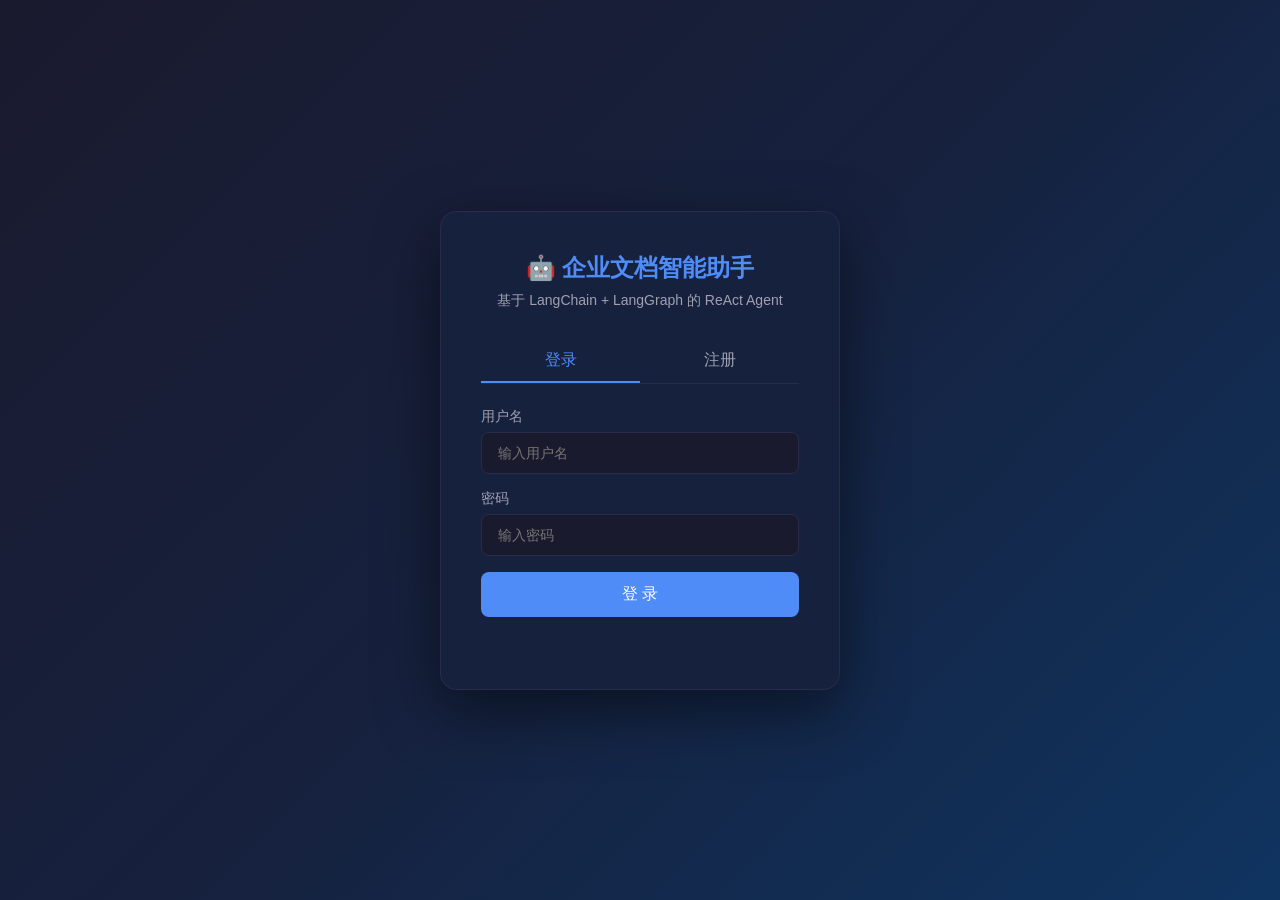
<file: download/company-doc-agent/app/static/index.html>
<!DOCTYPE html>
<html lang="zh-CN">
<head>
    <meta charset="UTF-8">
    <meta name="viewport" content="width=device-width, initial-scale=1.0">
    <title>企业文档智能助手</title>
    <style>
        * { margin: 0; padding: 0; box-sizing: border-box; }
        
        :root {
            --bg-primary: #1a1a2e;
            --bg-secondary: #16213e;
            --bg-sidebar: #111827;
            --bg-chat: #0f3460;
            --bg-input: #1a1a2e;
            --text-primary: #e6e6e6;
            --text-secondary: #a0a0b0;
            --accent: #4f8cf7;
            --accent-hover: #3a6fd8;
            --user-bubble: #4f8cf7;
            --ai-bubble: #2a2a4a;
            --border: #2a2a4a;
            --border-sidebar: #1f2937;
            --success: #4caf50;
            --error: #f44336;
            --warning: #ff9800;
            --sidebar-width: 280px;
        }

        body {
            font-family: -apple-system, BlinkMacSystemFont, 'Segoe UI', 'Noto Sans SC', sans-serif;
            background: var(--bg-primary);
            color: var(--text-primary);
            height: 100vh;
            overflow: hidden;
        }

        /* ===== 登录页 ===== */
        .login-page {
            display: flex;
            align-items: center;
            justify-content: center;
            height: 100vh;
            background: linear-gradient(135deg, #1a1a2e 0%, #16213e 50%, #0f3460 100%);
        }
        .login-card {
            background: var(--bg-secondary);
            border: 1px solid var(--border);
            border-radius: 16px;
            padding: 40px;
            width: 400px;
            box-shadow: 0 20px 60px rgba(0,0,0,0.5);
        }
        .login-card h1 { text-align: center; margin-bottom: 8px; font-size: 24px; color: var(--accent); }
        .login-card .subtitle { text-align: center; color: var(--text-secondary); margin-bottom: 30px; font-size: 14px; }
        .login-card .tab-bar { display: flex; margin-bottom: 24px; border-bottom: 1px solid var(--border); }
        .login-card .tab { flex: 1; text-align: center; padding: 10px; cursor: pointer; color: var(--text-secondary); border-bottom: 2px solid transparent; transition: all 0.3s; }
        .login-card .tab.active { color: var(--accent); border-bottom-color: var(--accent); }
        .form-group { margin-bottom: 16px; }
        .form-group label { display: block; margin-bottom: 6px; font-size: 14px; color: var(--text-secondary); }
        .form-group input { width: 100%; padding: 12px 16px; background: var(--bg-input); border: 1px solid var(--border); border-radius: 8px; color: var(--text-primary); font-size: 14px; outline: none; transition: border 0.3s; }
        .form-group input:focus { border-color: var(--accent); }
        .btn { width: 100%; padding: 12px; border: none; border-radius: 8px; font-size: 16px; cursor: pointer; transition: all 0.3s; }
        .btn-primary { background: var(--accent); color: white; }
        .btn-primary:hover { background: var(--accent-hover); }
        .msg-box { text-align: center; margin-top: 12px; font-size: 14px; min-height: 20px; }
        .msg-box.error { color: var(--error); }
        .msg-box.success { color: var(--success); }

        /* ===== 聊天主页布局 ===== */
        .chat-page { display: none; height: 100vh; flex-direction: row; }

        /* ===== 左侧边栏 ===== */
        .sidebar {
            width: var(--sidebar-width);
            min-width: var(--sidebar-width);
            background: var(--bg-sidebar);
            border-right: 1px solid var(--border-sidebar);
            display: flex;
            flex-direction: column;
            height: 100vh;
            transition: all 0.3s;
        }
        .sidebar.collapsed {
            width: 0;
            min-width: 0;
            overflow: hidden;
            border-right: none;
        }

        .sidebar-header {
            padding: 16px;
            border-bottom: 1px solid var(--border-sidebar);
        }
        .new-chat-btn {
            width: 100%;
            padding: 12px 16px;
            background: transparent;
            border: 1px dashed var(--accent);
            border-radius: 10px;
            color: var(--accent);
            font-size: 14px;
            cursor: pointer;
            display: flex;
            align-items: center;
            gap: 10px;
            transition: all 0.3s;
        }
        .new-chat-btn:hover {
            background: rgba(79, 140, 247, 0.1);
            border-style: solid;
        }
        .new-chat-btn .plus-icon {
            width: 24px; height: 24px;
            border-radius: 6px;
            background: var(--accent);
            color: white;
            display: flex;
            align-items: center;
            justify-content: center;
            font-size: 18px;
            font-weight: bold;
            flex-shrink: 0;
        }

        .chat-list {
            flex: 1;
            overflow-y: auto;
            padding: 8px;
        }
        .chat-item {
            display: flex;
            align-items: center;
            padding: 12px 14px;
            border-radius: 10px;
            cursor: pointer;
            transition: all 0.2s;
            margin-bottom: 2px;
            gap: 10px;
            position: relative;
        }
        .chat-item:hover {
            background: rgba(255,255,255,0.05);
        }
        .chat-item.active {
            background: rgba(79, 140, 247, 0.15);
            border: 1px solid rgba(79, 140, 247, 0.3);
        }
        .chat-item .chat-icon {
            font-size: 16px;
            flex-shrink: 0;
        }
        .chat-item .chat-title {
            flex: 1;
            font-size: 14px;
            color: var(--text-primary);
            overflow: hidden;
            text-overflow: ellipsis;
            white-space: nowrap;
        }
        .chat-item .chat-actions {
            display: none;
            gap: 4px;
            flex-shrink: 0;
        }
        .chat-item:hover .chat-actions {
            display: flex;
        }
        .chat-item:hover .chat-time {
            display: none;
        }
        .chat-action-btn {
            width: 28px; height: 28px;
            border: none;
            border-radius: 6px;
            background: transparent;
            color: var(--text-secondary);
            cursor: pointer;
            display: flex;
            align-items: center;
            justify-content: center;
            font-size: 14px;
            transition: all 0.2s;
        }
        .chat-action-btn:hover {
            background: rgba(255,255,255,0.1);
            color: var(--text-primary);
        }
        .chat-action-btn.delete:hover {
            color: var(--error);
            background: rgba(244, 67, 54, 0.1);
        }
        .chat-item .chat-time {
            font-size: 11px;
            color: var(--text-secondary);
            opacity: 0.6;
            flex-shrink: 0;
        }

        .sidebar-footer {
            padding: 12px 16px;
            border-top: 1px solid var(--border-sidebar);
            display: flex;
            align-items: center;
            gap: 10px;
        }
        .sidebar-footer .user-avatar {
            width: 32px; height: 32px;
            border-radius: 8px;
            background: var(--accent);
            display: flex;
            align-items: center;
            justify-content: center;
            font-size: 14px;
            color: white;
            flex-shrink: 0;
        }
        .sidebar-footer .user-name {
            flex: 1;
            font-size: 14px;
            color: var(--text-primary);
            overflow: hidden;
            text-overflow: ellipsis;
            white-space: nowrap;
        }
        .sidebar-footer .logout-btn {
            width: 32px; height: 32px;
            border: none;
            border-radius: 6px;
            background: transparent;
            color: var(--text-secondary);
            cursor: pointer;
            display: flex;
            align-items: center;
            justify-content: center;
            font-size: 16px;
            transition: all 0.2s;
        }
        .sidebar-footer .logout-btn:hover {
            background: rgba(244, 67, 54, 0.1);
            color: var(--error);
        }

        /* ===== 右侧聊天区 ===== */
        .chat-main {
            flex: 1;
            display: flex;
            flex-direction: column;
            min-width: 0;
        }

        .chat-header {
            display: flex;
            align-items: center;
            padding: 12px 24px;
            background: var(--bg-secondary);
            border-bottom: 1px solid var(--border);
            gap: 16px;
        }
        .toggle-sidebar-btn {
            width: 36px; height: 36px;
            border: 1px solid var(--border);
            border-radius: 8px;
            background: transparent;
            color: var(--text-secondary);
            cursor: pointer;
            display: flex;
            align-items: center;
            justify-content: center;
            font-size: 18px;
            transition: all 0.2s;
            flex-shrink: 0;
        }
        .toggle-sidebar-btn:hover { border-color: var(--accent); color: var(--accent); }
        .chat-header h1 { font-size: 18px; color: var(--accent); flex: 1; }
        .chat-header .header-actions { display: flex; align-items: center; gap: 12px; }
        .header-btn { padding: 6px 16px; background: transparent; border: 1px solid var(--border); border-radius: 6px; color: var(--text-secondary); cursor: pointer; font-size: 13px; transition: all 0.3s; }
        .header-btn:hover { border-color: var(--accent); color: var(--accent); }
        .header-btn.danger:hover { border-color: var(--error); color: var(--error); }

        .chat-messages { flex: 1; overflow-y: auto; padding: 24px; }

        .message { display: flex; margin-bottom: 20px; max-width: 800px; margin-left: auto; margin-right: auto; }
        .message.user { flex-direction: row-reverse; }
        .message .avatar { width: 36px; height: 36px; border-radius: 50%; display: flex; align-items: center; justify-content: center; font-size: 16px; flex-shrink: 0; }
        .message.user .avatar { background: var(--accent); margin-left: 12px; }
        .message.assistant .avatar { background: var(--ai-bubble); margin-right: 12px; }
        .message .bubble { padding: 12px 18px; border-radius: 12px; font-size: 15px; line-height: 1.6; max-width: 70%; white-space: pre-wrap; word-break: break-word; }
        .message.user .bubble { background: var(--user-bubble); border-bottom-right-radius: 4px; }
        .message.assistant .bubble { background: var(--ai-bubble); border-bottom-left-radius: 4px; }
        .message .bubble a { color: var(--accent); text-decoration: underline; }

        .typing-indicator { display: none; max-width: 800px; margin: 0 auto 20px auto; }
        .typing-indicator .dots { display: flex; gap: 4px; padding: 16px 18px; background: var(--ai-bubble); border-radius: 12px; width: fit-content; }
        .typing-indicator .dot { width: 8px; height: 8px; border-radius: 50%; background: var(--text-secondary); animation: bounce 1.4s infinite ease-in-out; }
        .typing-indicator .dot:nth-child(1) { animation-delay: 0s; }
        .typing-indicator .dot:nth-child(2) { animation-delay: 0.2s; }
        .typing-indicator .dot:nth-child(3) { animation-delay: 0.4s; }
        @keyframes bounce { 0%, 80%, 100% { transform: translateY(0); } 40% { transform: translateY(-8px); } }

        .chat-input-area { padding: 16px 24px; background: var(--bg-secondary); border-top: 1px solid var(--border); }
        .input-container { max-width: 800px; margin: 0 auto; display: flex; flex-direction: column; gap: 8px; }
        .file-bar { display: none; align-items: center; gap: 8px; padding: 8px 12px; background: var(--bg-input); border-radius: 8px; font-size: 13px; }
        .file-bar .file-name { flex: 1; color: var(--text-primary); overflow: hidden; text-overflow: ellipsis; white-space: nowrap; }
        .file-bar .remove-file { cursor: pointer; color: var(--text-secondary); font-size: 16px; }
        .file-bar .remove-file:hover { color: var(--error); }

        .input-row { display: flex; gap: 8px; align-items: flex-end; }
        .input-row textarea { flex: 1; padding: 12px 16px; background: var(--bg-input); border: 1px solid var(--border); border-radius: 12px; color: var(--text-primary); font-size: 15px; outline: none; resize: none; min-height: 48px; max-height: 120px; font-family: inherit; line-height: 1.5; }
        .input-row textarea:focus { border-color: var(--accent); }
        .input-row textarea::placeholder { color: var(--text-secondary); }
        .icon-btn { width: 48px; height: 48px; border-radius: 12px; border: none; cursor: pointer; display: flex; align-items: center; justify-content: center; font-size: 20px; transition: all 0.3s; }
        .icon-btn.attach { background: transparent; color: var(--text-secondary); border: 1px solid var(--border); }
        .icon-btn.attach:hover { border-color: var(--accent); color: var(--accent); }
        .icon-btn.send { background: var(--accent); color: white; }
        .icon-btn.send:hover { background: var(--accent-hover); }
        .icon-btn.send:disabled { opacity: 0.5; cursor: not-allowed; }

        .download-link { display: inline-block; margin-top: 8px; padding: 6px 16px; background: var(--accent); color: white; border-radius: 6px; text-decoration: none; font-size: 13px; }
        .download-link:hover { background: var(--accent-hover); }

        .welcome-msg { text-align: center; padding: 60px 24px; max-width: 600px; margin: 0 auto; }
        .welcome-msg h2 { font-size: 28px; margin-bottom: 12px; color: var(--accent); }
        .welcome-msg p { color: var(--text-secondary); font-size: 15px; line-height: 1.8; margin-bottom: 24px; }
        .quick-actions { display: flex; flex-wrap: wrap; gap: 8px; justify-content: center; }
        .quick-action { padding: 8px 16px; background: var(--ai-bubble); border: 1px solid var(--border); border-radius: 8px; color: var(--text-primary); cursor: pointer; font-size: 14px; transition: all 0.3s; }
        .quick-action:hover { border-color: var(--accent); color: var(--accent); }

        /* ===== 知识库弹窗 ===== */
        .modal-overlay { display: none; position: fixed; top: 0; left: 0; right: 0; bottom: 0; background: rgba(0,0,0,0.6); z-index: 100; align-items: center; justify-content: center; }
        .modal-overlay.show { display: flex; }
        .modal { background: var(--bg-secondary); border: 1px solid var(--border); border-radius: 12px; padding: 24px; width: 520px; max-height: 75vh; display: flex; flex-direction: column; }
        .modal h3 { margin-bottom: 16px; color: var(--accent); }
        .modal .upload-section { padding: 16px; background: var(--bg-input); border: 2px dashed var(--border); border-radius: 10px; margin-bottom: 16px; text-align: center; transition: all 0.3s; cursor: pointer; }
        .modal .upload-section:hover { border-color: var(--accent); background: rgba(79, 140, 247, 0.05); }
        .modal .upload-section.dragover { border-color: var(--accent); background: rgba(79, 140, 247, 0.1); }
        .modal .upload-section .upload-icon { font-size: 32px; margin-bottom: 8px; }
        .modal .upload-section .upload-text { font-size: 14px; color: var(--text-secondary); }
        .modal .upload-section .upload-text strong { color: var(--accent); }
        .modal .upload-section .upload-hint { font-size: 12px; color: var(--text-secondary); margin-top: 6px; opacity: 0.7; }
        .modal .upload-progress { display: none; margin-bottom: 16px; padding: 12px 16px; background: var(--bg-input); border-radius: 8px; }
        .modal .upload-progress .progress-file { font-size: 14px; margin-bottom: 8px; }
        .modal .upload-progress .progress-bar-bg { width: 100%; height: 6px; background: var(--border); border-radius: 3px; overflow: hidden; }
        .modal .upload-progress .progress-bar-fill { height: 100%; background: var(--accent); border-radius: 3px; transition: width 0.3s; width: 0%; }
        .modal .upload-progress .progress-status { font-size: 12px; color: var(--text-secondary); margin-top: 6px; }
        .modal .upload-progress .progress-status.success { color: var(--success); }
        .modal .upload-progress .progress-status.error { color: var(--error); }
        .modal .divider { display: flex; align-items: center; gap: 12px; margin-bottom: 16px; color: var(--text-secondary); font-size: 13px; }
        .modal .divider::before, .modal .divider::after { content: ''; flex: 1; height: 1px; background: var(--border); }
        .modal .doc-list { max-height: 250px; overflow-y: auto; }
        .modal .doc-item { padding: 10px 12px; border-bottom: 1px solid var(--border); font-size: 14px; display: flex; align-items: center; gap: 8px; }
        .modal .doc-item .doc-icon { font-size: 16px; }
        .modal .doc-item .doc-name { flex: 1; }
        .modal .doc-empty { text-align: center; padding: 24px; color: var(--text-secondary); font-size: 14px; }
        .modal .close-btn { margin-top: 16px; width: 100%; }

        #kbFileInput { display: none; }
        #fileInput { display: none; }

        /* ===== 重命名弹窗 ===== */
        .rename-overlay { display: none; position: fixed; top: 0; left: 0; right: 0; bottom: 0; background: rgba(0,0,0,0.6); z-index: 200; align-items: center; justify-content: center; }
        .rename-overlay.show { display: flex; }
        .rename-card { background: var(--bg-secondary); border: 1px solid var(--border); border-radius: 12px; padding: 24px; width: 360px; }
        .rename-card h3 { margin-bottom: 16px; color: var(--accent); font-size: 16px; }
        .rename-card input { width: 100%; padding: 10px 14px; background: var(--bg-input); border: 1px solid var(--border); border-radius: 8px; color: var(--text-primary); font-size: 14px; outline: none; margin-bottom: 16px; }
        .rename-card input:focus { border-color: var(--accent); }
        .rename-card .rename-btns { display: flex; gap: 10px; }
        .rename-card .rename-btns button { flex: 1; padding: 10px; border-radius: 8px; border: none; cursor: pointer; font-size: 14px; transition: all 0.2s; }
        .rename-card .cancel-btn { background: var(--border); color: var(--text-primary); }
        .rename-card .cancel-btn:hover { background: rgba(255,255,255,0.15); }
        .rename-card .confirm-btn { background: var(--accent); color: white; }
        .rename-card .confirm-btn:hover { background: var(--accent-hover); }

        /* ===== 流式输出光标 ===== */
        .streaming-cursor {
            animation: blink 0.8s infinite;
            color: var(--accent);
            font-weight: bold;
        }
        @keyframes blink { 0%, 100% { opacity: 1; } 50% { opacity: 0; } }

        ::-webkit-scrollbar { width: 6px; }
        ::-webkit-scrollbar-track { background: transparent; }
        ::-webkit-scrollbar-thumb { background: var(--border); border-radius: 3px; }
        ::-webkit-scrollbar-thumb:hover { background: var(--text-secondary); }
    </style>
</head>
<body>

<!-- ===== 登录页 ===== -->
<div class="login-page" id="loginPage">
    <div class="login-card">
        <h1>🤖 企业文档智能助手</h1>
        <p class="subtitle">基于 LangChain + LangGraph 的 ReAct Agent</p>
        <div class="tab-bar">
            <div class="tab active" onclick="switchTab('login')">登录</div>
            <div class="tab" onclick="switchTab('register')">注册</div>
        </div>
        <div id="loginForm">
            <div class="form-group">
                <label>用户名</label>
                <input type="text" id="loginUser" placeholder="输入用户名">
            </div>
            <div class="form-group">
                <label>密码</label>
                <input type="password" id="loginPass" placeholder="输入密码" onkeydown="if(event.key==='Enter')doLogin()">
            </div>
            <button class="btn btn-primary" onclick="doLogin()">登 录</button>
            <div class="msg-box" id="loginMsg"></div>
        </div>
        <div id="registerForm" style="display:none">
            <div class="form-group">
                <label>用户名</label>
                <input type="text" id="regUser" placeholder="至少2个字符">
            </div>
            <div class="form-group">
                <label>密码</label>
                <input type="password" id="regPass" placeholder="至少4个字符" onkeydown="if(event.key==='Enter')doRegister()">
            </div>
            <button class="btn btn-primary" onclick="doRegister()">注 册</button>
            <div class="msg-box" id="regMsg"></div>
        </div>
    </div>
</div>

<!-- ===== 聊天主页 ===== -->
<div class="chat-page" id="chatPage">

    <!-- 左侧边栏 -->
    <div class="sidebar" id="sidebar">
        <div class="sidebar-header">
            <button class="new-chat-btn" onclick="createNewChat()">
                <span class="plus-icon">+</span>
                <span>新建对话</span>
            </button>
        </div>
        <div class="chat-list" id="chatList">
            <!-- 动态渲染 -->
        </div>
        <div class="sidebar-footer">
            <div class="user-avatar" id="sidebarAvatar">👤</div>
            <div class="user-name" id="sidebarUsername">用户</div>
            <button class="logout-btn" onclick="doLogout()" title="退出登录">⏻</button>
        </div>
    </div>

    <!-- 右侧聊天区 -->
    <div class="chat-main">
        <div class="chat-header">
            <button class="toggle-sidebar-btn" onclick="toggleSidebar()" title="切换侧边栏">☰</button>
            <h1>🤖 企业文档智能助手</h1>
            <div class="header-actions">
                <button class="header-btn" onclick="showDocs()">📄 知识库</button>
                <button class="header-btn danger" onclick="clearCurrentChat()">🗑️ 清除当前</button>
            </div>
        </div>
        <div class="chat-messages" id="chatMessages">
            <div class="welcome-msg" id="welcomeMsg">
                <h2>👋 你好！</h2>
                <p>我是企业文档智能助手，可以帮你查询公司制度、搜索文档内容、查询员工信息、修改文档等。<br>选择文档后输入修改要求，我还能帮你修改文档并返回文件。</p>
                <div class="quick-actions">
                    <div class="quick-action" onclick="sendQuick('公司年假制度是什么？')">年假制度</div>
                    <div class="quick-action" onclick="sendQuick('列出所有员工信息')">员工信息</div>
                    <div class="quick-action" onclick="sendQuick('知识库有哪些文档？')">知识库文档</div>
                    <div class="quick-action" onclick="sendQuick('报销流程是什么？')">报销流程</div>
                </div>
            </div>
        </div>
        <div class="typing-indicator" id="typingIndicator">
            <div style="display:flex;align-items:center;gap:12px;">
                <div style="width:36px;height:36px;border-radius:50%;background:var(--ai-bubble);display:flex;align-items:center;justify-content:center;font-size:16px;">🤖</div>
                <div class="dots"><div class="dot"></div><div class="dot"></div><div class="dot"></div></div>
            </div>
        </div>
        <div class="chat-input-area">
            <div class="input-container">
                <div class="file-bar" id="fileBar">
                    <span>📎</span>
                    <span class="file-name" id="fileName"></span>
                    <span class="remove-file" onclick="removeFile()">✕</span>
                </div>

                <div class="input-row">
                    <button class="icon-btn attach" onclick="document.getElementById('fileInput').click()" title="选择文档">📎</button>
                    <textarea id="msgInput" rows="1" placeholder="输入问题..." onkeydown="handleKey(event)" oninput="autoResize(this)"></textarea>
                    <button class="icon-btn send" id="sendBtn" onclick="sendMessage()" title="发送">➤</button>
                </div>
            </div>
        </div>
        <input type="file" id="fileInput" accept=".pdf,.txt,.docx,.xlsx" onchange="onFileSelected(event)">
    </div>
</div>

<!-- 知识库弹窗 -->
<div class="modal-overlay" id="docsModal">
    <div class="modal">
        <h3>📄 知识库管理</h3>
        <div class="upload-section" id="uploadZone" onclick="document.getElementById('kbFileInput').click()">
            <div class="upload-icon">📤</div>
            <div class="upload-text">点击或拖拽文件到此处 <strong>上传到知识库</strong></div>
            <div class="upload-hint">支持 PDF、TXT、DOCX、XLSX 格式</div>
        </div>
        <input type="file" id="kbFileInput" accept=".pdf,.txt,.docx,.xlsx" onchange="onKbFileSelected(event)" multiple>
        <div class="upload-progress" id="uploadProgress">
            <div class="progress-file" id="progressFileName">正在上传...</div>
            <div class="progress-bar-bg"><div class="progress-bar-fill" id="progressBarFill"></div></div>
            <div class="progress-status" id="progressStatus">上传中...</div>
        </div>
        <div class="divider">已索引文档</div>
        <div class="doc-list" id="docList"><div class="doc-empty">加载中...</div></div>
        <button class="btn btn-primary close-btn" onclick="closeDocs()">关闭</button>
    </div>
</div>

<!-- 重命名弹窗 -->
<div class="rename-overlay" id="renameOverlay">
    <div class="rename-card">
        <h3>✏️ 重命名对话</h3>
        <input type="text" id="renameInput" placeholder="输入新名称" onkeydown="if(event.key==='Enter')confirmRename()">
        <div class="rename-btns">
            <button class="cancel-btn" onclick="closeRename()">取消</button>
            <button class="confirm-btn" onclick="confirmRename()">确认</button>
        </div>
    </div>
</div>

<script>
let currentUser = null;
let selectedFile = null;
let isLoading = false;
let currentChatId = null;
let allChats = [];
let renamingChatId = null;
let currentStreamBubble = null;  // 当前流式输出的气泡元素

// ===== 登录/注册 =====
function switchTab(tab) {
    document.querySelectorAll('.login-card .tab').forEach(t => t.classList.remove('active'));
    if (tab === 'login') {
        document.querySelectorAll('.login-card .tab')[0].classList.add('active');
        document.getElementById('loginForm').style.display = 'block';
        document.getElementById('registerForm').style.display = 'none';
    } else {
        document.querySelectorAll('.login-card .tab')[1].classList.add('active');
        document.getElementById('loginForm').style.display = 'none';
        document.getElementById('registerForm').style.display = 'block';
    }
}

async function doLogin() {
    const username = document.getElementById('loginUser').value.trim();
    const password = document.getElementById('loginPass').value.trim();
    const msgEl = document.getElementById('loginMsg');
    if (!username || !password) { msgEl.className = 'msg-box error'; msgEl.textContent = '请输入用户名和密码'; return; }
    try {
        const resp = await fetch('/api/v1/auth/login', { method: 'POST', headers: { 'Content-Type': 'application/json' }, body: JSON.stringify({ username, password }) });
        const data = await resp.json();
        if (data.success) {
            currentUser = username;
            msgEl.className = 'msg-box success'; msgEl.textContent = '登录成功！';
            setTimeout(() => {
                document.getElementById('loginPage').style.display = 'none';
                document.getElementById('chatPage').style.display = 'flex';
                document.getElementById('sidebarUsername').textContent = username;
                document.getElementById('sidebarAvatar').textContent = username[0].toUpperCase();
                loadChatList();
            }, 500);
        } else { msgEl.className = 'msg-box error'; msgEl.textContent = data.message || '登录失败'; }
    } catch (e) { msgEl.className = 'msg-box error'; msgEl.textContent = '网络错误'; }
}

async function doRegister() {
    const username = document.getElementById('regUser').value.trim();
    const password = document.getElementById('regPass').value.trim();
    const msgEl = document.getElementById('regMsg');
    if (!username || !password) { msgEl.className = 'msg-box error'; msgEl.textContent = '请输入用户名和密码'; return; }
    try {
        const resp = await fetch('/api/v1/auth/register', { method: 'POST', headers: { 'Content-Type': 'application/json' }, body: JSON.stringify({ username, password }) });
        const data = await resp.json();
        msgEl.className = data.success ? 'msg-box success' : 'msg-box error';
        msgEl.textContent = data.message;
    } catch (e) { msgEl.className = 'msg-box error'; msgEl.textContent = '网络错误'; }
}

function doLogout() {
    currentUser = null; selectedFile = null; currentChatId = null; allChats = [];
    document.getElementById('chatPage').style.display = 'none';
    document.getElementById('loginPage').style.display = 'flex';
    document.getElementById('chatMessages').innerHTML = '';
    document.getElementById('loginUser').value = '';
    document.getElementById('loginPass').value = '';
}

// ===== 会话管理 =====

async function loadChatList() {
    if (!currentUser) return;
    try {
        const resp = await fetch(`/api/v1/chats?username=${encodeURIComponent(currentUser)}`);
        const data = await resp.json();
        if (data.success) {
            allChats = data.chats;
            renderChatList();
            // 如果没有会话，自动创建一个
            if (allChats.length === 0) {
                await createNewChat();
            } else if (!currentChatId) {
                // 默认选中第一个
                switchChat(allChats[0].chat_id);
            }
        }
    } catch (e) { console.error('加载会话列表失败', e); }
}

function renderChatList() {
    const list = document.getElementById('chatList');
    list.innerHTML = '';
    allChats.forEach(chat => {
        const item = document.createElement('div');
        item.className = `chat-item${chat.chat_id === currentChatId ? ' active' : ''}`;
        item.onclick = (e) => {
            // 避免点击操作按钮时切换
            if (e.target.closest('.chat-action-btn')) return;
            switchChat(chat.chat_id);
        };
        const timeStr = formatTime(chat.updated_at || chat.created_at);
        item.innerHTML = `
            <span class="chat-icon">💬</span>
            <span class="chat-title" title="${escapeHtml(chat.title)}">${escapeHtml(chat.title)}</span>
            <span class="chat-time">${timeStr}</span>
            <div class="chat-actions">
                <button class="chat-action-btn" onclick="openRename('${chat.chat_id}', '${escapeHtml(chat.title)}')" title="重命名">✏️</button>
                <button class="chat-action-btn delete" onclick="deleteChatItem('${chat.chat_id}')" title="删除">🗑️</button>
            </div>
        `;
        list.appendChild(item);
    });
}

async function createNewChat() {
    if (!currentUser) return;
    try {
        const resp = await fetch(`/api/v1/chats?username=${encodeURIComponent(currentUser)}&title=${encodeURIComponent('新对话')}`, { method: 'POST' });
        const data = await resp.json();
        if (data.success) {
            currentChatId = data.chat.chat_id;
            await loadChatList();
            clearChatUI();
        }
    } catch (e) { console.error('创建会话失败', e); }
}

async function switchChat(chatId) {
    if (chatId === currentChatId) return;
    currentChatId = chatId;
    renderChatList();
    // 加载该会话的历史消息
    await loadChatHistory(chatId);
}

async function loadChatHistory(chatId) {
    const container = document.getElementById('chatMessages');
    container.innerHTML = '';
    try {
        const resp = await fetch(`/api/v1/history/${chatId}`);
        const data = await resp.json();
        const messages = data.messages || [];
        if (messages.length === 0) {
            container.innerHTML = `<div class="welcome-msg" id="welcomeMsg">
                <h2>👋 你好！</h2>
                <p>我是企业文档智能助手，可以帮你查询公司制度、搜索文档内容、查询员工信息、修改文档等。<br>选择文档后输入修改要求，我还能帮你修改文档并返回文件。</p>
                <div class="quick-actions">
                    <div class="quick-action" onclick="sendQuick('公司年假制度是什么？')">年假制度</div>
                    <div class="quick-action" onclick="sendQuick('列出所有员工信息')">员工信息</div>
                    <div class="quick-action" onclick="sendQuick('知识库有哪些文档？')">知识库文档</div>
                    <div class="quick-action" onclick="sendQuick('报销流程是什么？')">报销流程</div>
                </div>
            </div>`;
        } else {
            messages.forEach(m => addMessageToUI(m.role, m.content));
            scrollToBottom();
        }
    } catch (e) { console.error('加载历史失败', e); }
}

async function deleteChatItem(chatId) {
    if (!confirm('确定删除这个对话？')) return;
    try {
        await fetch(`/api/v1/chats/${chatId}?username=${encodeURIComponent(currentUser)}`, { method: 'DELETE' });
        if (chatId === currentChatId) {
            currentChatId = null;
            clearChatUI();
        }
        await loadChatList();
    } catch (e) { console.error('删除会话失败', e); }
}

function openRename(chatId, currentTitle) {
    renamingChatId = chatId;
    document.getElementById('renameInput').value = currentTitle;
    document.getElementById('renameOverlay').classList.add('show');
    document.getElementById('renameInput').focus();
}

function closeRename() {
    document.getElementById('renameOverlay').classList.remove('show');
    renamingChatId = null;
}

async function confirmRename() {
    const newTitle = document.getElementById('renameInput').value.trim();
    if (!newTitle || !renamingChatId) return;
    try {
        await fetch(`/api/v1/chats/${renamingChatId}/rename`, {
            method: 'PUT',
            headers: { 'Content-Type': 'application/json' },
            body: JSON.stringify({ username: currentUser, chat_id: renamingChatId, new_title: newTitle })
        });
        closeRename();
        await loadChatList();
    } catch (e) { console.error('重命名失败', e); }
}

function clearChatUI() {
    const container = document.getElementById('chatMessages');
    container.innerHTML = `<div class="welcome-msg" id="welcomeMsg">
        <h2>👋 你好！</h2>
        <p>我是企业文档智能助手，可以帮你查询公司制度、搜索文档内容、查询员工信息、修改文档等。<br>选择文档后输入修改要求，我还能帮你修改文档并返回文件。</p>
        <div class="quick-actions">
            <div class="quick-action" onclick="sendQuick('公司年假制度是什么？')">年假制度</div>
            <div class="quick-action" onclick="sendQuick('列出所有员工信息')">员工信息</div>
            <div class="quick-action" onclick="sendQuick('知识库有哪些文档？')">知识库文档</div>
            <div class="quick-action" onclick="sendQuick('报销流程是什么？')">报销流程</div>
        </div>
    </div>`;
}

async function clearCurrentChat() {
    if (!currentChatId) return;
    if (!confirm('确定清除当前对话的所有消息？')) return;
    try {
        await fetch(`/api/v1/history/${currentChatId}`, { method: 'DELETE' });
        clearChatUI();
    } catch (e) {}
}

// ===== 侧边栏 =====
function toggleSidebar() {
    document.getElementById('sidebar').classList.toggle('collapsed');
}

// ===== 发送消息 =====

async function sendMessage() {
    if (isLoading) return;
    if (!currentChatId) { alert('请先创建或选择一个对话'); return; }
    const input = document.getElementById('msgInput');
    const message = input.value.trim();
    if (!message && !selectedFile) return;
    isLoading = true;
    document.getElementById('sendBtn').disabled = true;
    document.getElementById('welcomeMsg')?.remove();

    if (selectedFile && message) {
        // ChatGPT 风格：文件+消息统一走 /chat-with-file，Agent 自动判断意图
        addMessageToUI('user', `📎 ${selectedFile.name}\n${message}`);
        input.value = ''; autoResize(input); showTyping(true);
        const formData = new FormData();
        formData.append('file', selectedFile);
        formData.append('message', message);
        formData.append('session_id', currentChatId);
        try {
            const resp = await fetch('/api/v1/chat-with-file', { method: 'POST', body: formData });
            const data = await resp.json();
            showTyping(false);
            if (data.response) {
                addMessageToUI('assistant', data.response);
            } else {
                addMessageToUI('assistant', data.detail || '处理失败');
            }
            await loadChatList();
        } catch (e) { showTyping(false); addMessageToUI('assistant', '网络错误，请重试'); }
        removeFile();
    } else if (selectedFile && !message) {
        addMessageToUI('user', `[上传文档] ${selectedFile.name}`);
        showTyping(true);
        const formData = new FormData();
        formData.append('file', selectedFile);
        try {
            const resp = await fetch('/api/v1/upload', { method: 'POST', body: formData });
            const data = await resp.json();
            showTyping(false);
            const msg = data.detail?.message || (typeof data.detail === 'string' ? data.detail : '上传成功');
            addMessageToUI('assistant', msg);
        } catch (e) { showTyping(false); addMessageToUI('assistant', '上传失败，请重试'); }
        removeFile();
    } else {
        // 纯文本消息：使用 SSE 流式对话
        addMessageToUI('user', message);
        input.value = ''; autoResize(input);
        try {
            await sendStreamMessage(message, currentChatId);
            await loadChatList();
        } catch (e) { addMessageToUI('assistant', '网络错误，请重试'); }
    }
    isLoading = false; document.getElementById('sendBtn').disabled = false; scrollToBottom();
}

// ===== SSE 流式对话 =====
async function sendStreamMessage(message, sessionId) {
    // 创建 AI 回复的气泡（流式填充）
    const container = document.getElementById('chatMessages');
    const div = document.createElement('div');
    div.className = 'message assistant';
    const avatar = document.createElement('div');
    avatar.className = 'avatar';
    avatar.textContent = '🤖';
    const bubble = document.createElement('div');
    bubble.className = 'bubble';
    bubble.innerHTML = '<span class="streaming-cursor">▌</span>';
    div.appendChild(avatar); div.appendChild(bubble); container.appendChild(div);
    currentStreamBubble = bubble;
    scrollToBottom();

    let fullContent = '';

    try {
        const resp = await fetch('/api/v1/chat/stream', {
            method: 'POST',
            headers: { 'Content-Type': 'application/json' },
            body: JSON.stringify({ message, session_id: sessionId })
        });

        const reader = resp.body.getReader();
        const decoder = new TextDecoder();
        let buffer = '';

        while (true) {
            const { done, value } = await reader.read();
            if (done) break;

            buffer += decoder.decode(value, { stream: true });
            const lines = buffer.split('\n');
            buffer = lines.pop() || '';  // 保留未完成的行

            for (const line of lines) {
                if (!line.startsWith('data: ')) continue;
                const jsonStr = line.slice(6).trim();
                if (!jsonStr) continue;

                try {
                    const data = JSON.parse(jsonStr);

                    if (data.error) {
                        fullContent += data.error;
                        break;
                    }

                    if (data.done) {
                        // 流式结束
                        break;
                    }

                    if (data.content) {
                        fullContent += data.content;
                        // 实时更新气泡内容
                        bubble.innerHTML = formatMessageContent(fullContent) + '<span class="streaming-cursor">▌</span>';
                        scrollToBottom();
                    }
                } catch (parseErr) {
                    // 忽略 JSON 解析错误
                }
            }
        }
    } catch (e) {
        if (!fullContent) {
            fullContent = '网络错误，请重试';
        }
    }

    // 移除光标，最终渲染
    bubble.innerHTML = formatMessageContent(fullContent);
    currentStreamBubble = null;
}

function sendQuick(text) { document.getElementById('msgInput').value = text; sendMessage(); }

function addMessageToUI(role, content) {
    const container = document.getElementById('chatMessages');
    const div = document.createElement('div');
    div.className = `message ${role}`;
    const avatar = document.createElement('div');
    avatar.className = 'avatar';
    avatar.textContent = role === 'user' ? '👤' : '🤖';
    const bubble = document.createElement('div');
    bubble.className = 'bubble';
    bubble.innerHTML = formatMessageContent(content);
    div.appendChild(avatar); div.appendChild(bubble); container.appendChild(div); scrollToBottom();
}

// 格式化消息内容：处理换行、下载链接、URL 等
function formatMessageContent(content) {
    if (!content) return '';
    let html = escapeHtml(content);

    // 1. 将下载链接转换为可点击的按钮
    // 匹配 /api/v1/documents/export-download/xxx 或 /static/modified/xxx
    html = html.replace(
        /(\/api\/v1\/documents\/export-download\/[^\s<"']+)/g,
        '<a href="$1" class="download-link" target="_blank" download>📥 下载文件</a>'
    );
    html = html.replace(
        /(\/static\/modified\/[^\s<"']+)/g,
        '<a href="$1" class="download-link" target="_blank" download>📥 下载修改后的文件</a>'
    );

    // 2. 将其他 URL 转换为可点击链接
    html = html.replace(
        /(https?:\/\/[^\s<"']+)/g,
        '<a href="$1" target="_blank" style="color:var(--accent);text-decoration:underline;">$1</a>'
    );

    // 3. 处理换行
    html = html.replace(/\n/g, '<br>');

    return html;
}

function showTyping(show) { document.getElementById('typingIndicator').style.display = show ? 'block' : 'none'; if (show) scrollToBottom(); }
function scrollToBottom() { const el = document.getElementById('chatMessages'); setTimeout(() => el.scrollTop = el.scrollHeight, 50); }
function onFileSelected(event) {
    const file = event.target.files[0];
    if (file) {
        selectedFile = file;
        document.getElementById('fileName').textContent = file.name;
        document.getElementById('fileBar').style.display = 'flex';
        document.getElementById('msgInput').placeholder = '针对此文件输入问题，或修改要求...';
    }
}
function removeFile() {
    selectedFile = null;
    document.getElementById('fileInput').value = '';
    document.getElementById('fileBar').style.display = 'none';
    document.getElementById('msgInput').placeholder = '输入问题...';
}

// ===== 知识库弹窗 =====

async function showDocs() {
    document.getElementById('docsModal').classList.add('show');
    await loadDocList();
}
function closeDocs() {
    document.getElementById('docsModal').classList.remove('show');
    document.getElementById('uploadProgress').style.display = 'none';
}

async function loadDocList() {
    const list = document.getElementById('docList');
    list.innerHTML = '<div class="doc-empty">加载中...</div>';
    try {
        const resp = await fetch('/api/v1/documents');
        const data = await resp.json();
        list.innerHTML = '';
        if (data.documents && data.documents.length > 0) {
            data.documents.forEach(doc => {
                const item = document.createElement('div');
                item.className = 'doc-item';
                let icon = '📄';
                if (doc.endsWith('.pdf')) icon = '📕';
                else if (doc.endsWith('.docx')) icon = '📘';
                else if (doc.endsWith('.xlsx')) icon = '📊';
                else if (doc.endsWith('.txt')) icon = '📝';
                item.innerHTML = `<span class="doc-icon">${icon}</span><span class="doc-name">${doc}</span>`;
                list.appendChild(item);
            });
        } else {
            list.innerHTML = '<div class="doc-empty">暂无文档，请上传</div>';
        }
    } catch (e) { list.innerHTML = '<div class="doc-empty">加载失败</div>'; }
}

async function onKbFileSelected(event) {
    const files = event.target.files;
    if (!files || files.length === 0) return;
    for (let i = 0; i < files.length; i++) {
        await uploadToKnowledgeBase(files[i]);
    }
    document.getElementById('kbFileInput').value = '';
    await loadDocList();
}

async function uploadToKnowledgeBase(file) {
    const progressEl = document.getElementById('uploadProgress');
    const fileNameEl = document.getElementById('progressFileName');
    const barFill = document.getElementById('progressBarFill');
    const statusEl = document.getElementById('progressStatus');
    progressEl.style.display = 'block';
    fileNameEl.textContent = `📎 ${file.name}`;
    barFill.style.width = '10%';
    statusEl.textContent = '上传中...';
    statusEl.className = 'progress-status';
    const formData = new FormData();
    formData.append('file', file);
    try {
        barFill.style.width = '30%';
        const resp = await fetch('/api/v1/upload', { method: 'POST', body: formData });
        barFill.style.width = '80%';
        const data = await resp.json();
        if (resp.ok) {
            barFill.style.width = '100%';
            statusEl.textContent = '✅ 上传成功！文档已索引到知识库';
            statusEl.className = 'progress-status success';
        } else {
            barFill.style.width = '100%';
            barFill.style.background = 'var(--error)';
            statusEl.textContent = '❌ 上传失败：' + (data.detail || '未知错误');
            statusEl.className = 'progress-status error';
        }
    } catch (e) {
        barFill.style.width = '100%';
        barFill.style.background = 'var(--error)';
        statusEl.textContent = '❌ 网络错误，请重试';
        statusEl.className = 'progress-status error';
    }
    setTimeout(() => { progressEl.style.display = 'none'; barFill.style.background = 'var(--accent)'; }, 3000);
}

// ===== 工具函数 =====

function formatTime(timestamp) {
    if (!timestamp) return '';
    const now = Date.now() / 1000;
    const diff = now - timestamp;
    if (diff < 60) return '刚刚';
    if (diff < 3600) return Math.floor(diff / 60) + '分钟前';
    if (diff < 86400) return Math.floor(diff / 3600) + '小时前';
    if (diff < 604800) return Math.floor(diff / 86400) + '天前';
    const d = new Date(timestamp * 1000);
    return `${d.getMonth() + 1}/${d.getDate()}`;
}

function escapeHtml(str) {
    return str.replace(/&/g, '&amp;').replace(/</g, '&lt;').replace(/>/g, '&gt;').replace(/"/g, '&quot;').replace(/'/g, '&#39;');
}

function handleKey(event) { if (event.key === 'Enter' && !event.shiftKey) { event.preventDefault(); sendMessage(); } }
function autoResize(el) { el.style.height = 'auto'; el.style.height = Math.min(el.scrollHeight, 120) + 'px'; }

// 拖拽上传
document.addEventListener('DOMContentLoaded', function() {
    const uploadZone = document.getElementById('uploadZone');
    uploadZone.addEventListener('dragover', function(e) { e.preventDefault(); e.stopPropagation(); uploadZone.classList.add('dragover'); });
    uploadZone.addEventListener('dragleave', function(e) { e.preventDefault(); e.stopPropagation(); uploadZone.classList.remove('dragover'); });
    uploadZone.addEventListener('drop', function(e) {
        e.preventDefault(); e.stopPropagation(); uploadZone.classList.remove('dragover');
        const files = e.dataTransfer.files;
        if (files.length > 0) {
            (async () => {
                for (let i = 0; i < files.length; i++) { await uploadToKnowledgeBase(files[i]); }
                await loadDocList();
            })();
        }
    });
});
</script>
</body>
</html>
</file>
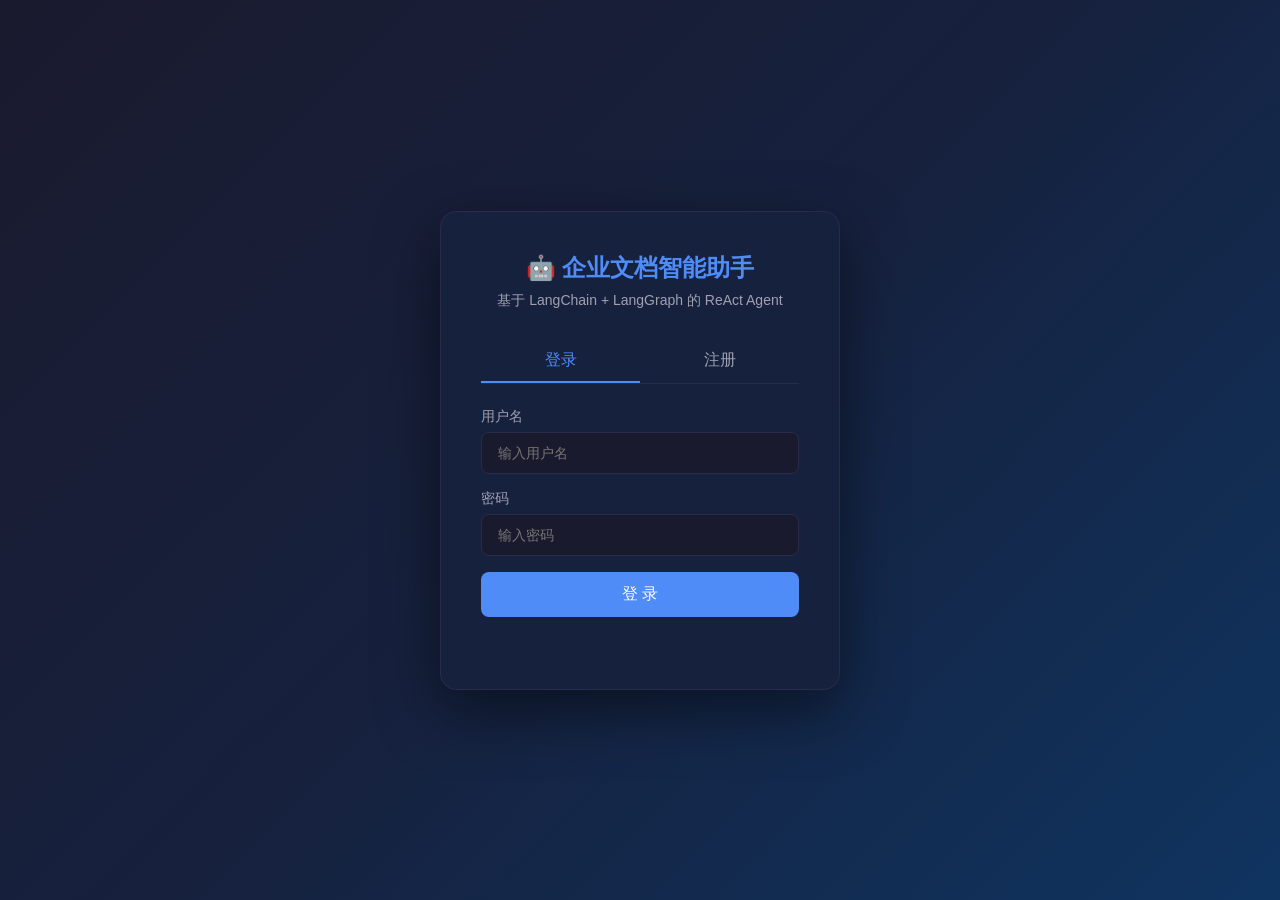
<file: download/index_mobile_fix.html>
<!DOCTYPE html>
<html lang="zh-CN">
<head>
    <meta charset="UTF-8">
    <meta name="viewport" content="width=device-width, initial-scale=1.0, maximum-scale=1.0, user-scalable=no">
    <title>企业文档智能助手</title>
    <style>
        * { margin: 0; padding: 0; box-sizing: border-box; }
        
        :root {
            --bg-primary: #1a1a2e;
            --bg-secondary: #16213e;
            --bg-sidebar: #111827;
            --bg-chat: #0f3460;
            --bg-input: #1a1a2e;
            --text-primary: #e6e6e6;
            --text-secondary: #a0a0b0;
            --accent: #4f8cf7;
            --accent-hover: #3a6fd8;
            --user-bubble: #4f8cf7;
            --ai-bubble: #2a2a4a;
            --border: #2a2a4a;
            --border-sidebar: #1f2937;
            --success: #4caf50;
            --error: #f44336;
            --warning: #ff9800;
            --sidebar-width: 280px;
        }

        body {
            font-family: -apple-system, BlinkMacSystemFont, 'Segoe UI', 'Noto Sans SC', sans-serif;
            background: var(--bg-primary);
            color: var(--text-primary);
            height: 100vh;
            overflow: hidden;
        }

        /* ===== 登录页 ===== */
        .login-page {
            display: flex;
            align-items: center;
            justify-content: center;
            height: 100vh;
            background: linear-gradient(135deg, #1a1a2e 0%, #16213e 50%, #0f3460 100%);
        }
        .login-card {
            background: var(--bg-secondary);
            border: 1px solid var(--border);
            border-radius: 16px;
            padding: 40px;
            width: 400px;
            box-shadow: 0 20px 60px rgba(0,0,0,0.5);
        }
        .login-card h1 { text-align: center; margin-bottom: 8px; font-size: 24px; color: var(--accent); }
        .login-card .subtitle { text-align: center; color: var(--text-secondary); margin-bottom: 30px; font-size: 14px; }
        .login-card .tab-bar { display: flex; margin-bottom: 24px; border-bottom: 1px solid var(--border); }
        .login-card .tab { flex: 1; text-align: center; padding: 10px; cursor: pointer; color: var(--text-secondary); border-bottom: 2px solid transparent; transition: all 0.3s; }
        .login-card .tab.active { color: var(--accent); border-bottom-color: var(--accent); }
        .form-group { margin-bottom: 16px; }
        .form-group label { display: block; margin-bottom: 6px; font-size: 14px; color: var(--text-secondary); }
        .form-group input { width: 100%; padding: 12px 16px; background: var(--bg-input); border: 1px solid var(--border); border-radius: 8px; color: var(--text-primary); font-size: 14px; outline: none; transition: border 0.3s; }
        .form-group input:focus { border-color: var(--accent); }
        .btn { width: 100%; padding: 12px; border: none; border-radius: 8px; font-size: 16px; cursor: pointer; transition: all 0.3s; }
        .btn-primary { background: var(--accent); color: white; }
        .btn-primary:hover { background: var(--accent-hover); }
        .msg-box { text-align: center; margin-top: 12px; font-size: 14px; min-height: 20px; }
        .msg-box.error { color: var(--error); }
        .msg-box.success { color: var(--success); }

        /* ===== 聊天主页布局 ===== */
        .chat-page { display: none; height: 100vh; flex-direction: row; }

        /* ===== 左侧边栏 ===== */
        .sidebar {
            width: var(--sidebar-width);
            min-width: var(--sidebar-width);
            background: var(--bg-sidebar);
            border-right: 1px solid var(--border-sidebar);
            display: flex;
            flex-direction: column;
            height: 100vh;
            transition: all 0.3s;
        }
        .sidebar.collapsed {
            width: 0;
            min-width: 0;
            overflow: hidden;
            border-right: none;
        }

        .sidebar-header {
            padding: 16px;
            border-bottom: 1px solid var(--border-sidebar);
        }
        .new-chat-btn {
            width: 100%;
            padding: 12px 16px;
            background: transparent;
            border: 1px dashed var(--accent);
            border-radius: 10px;
            color: var(--accent);
            font-size: 14px;
            cursor: pointer;
            display: flex;
            align-items: center;
            gap: 10px;
            transition: all 0.3s;
        }
        .new-chat-btn:hover {
            background: rgba(79, 140, 247, 0.1);
            border-style: solid;
        }
        .new-chat-btn .plus-icon {
            width: 24px; height: 24px;
            border-radius: 6px;
            background: var(--accent);
            color: white;
            display: flex;
            align-items: center;
            justify-content: center;
            font-size: 18px;
            font-weight: bold;
            flex-shrink: 0;
        }

        .chat-list {
            flex: 1;
            overflow-y: auto;
            padding: 8px;
        }
        .chat-item {
            display: flex;
            align-items: center;
            padding: 12px 14px;
            border-radius: 10px;
            cursor: pointer;
            transition: all 0.2s;
            margin-bottom: 2px;
            gap: 10px;
            position: relative;
        }
        .chat-item:hover {
            background: rgba(255,255,255,0.05);
        }
        .chat-item.active {
            background: rgba(79, 140, 247, 0.15);
            border: 1px solid rgba(79, 140, 247, 0.3);
        }
        .chat-item .chat-icon {
            font-size: 16px;
            flex-shrink: 0;
        }
        .chat-item .chat-title {
            flex: 1;
            font-size: 14px;
            color: var(--text-primary);
            overflow: hidden;
            text-overflow: ellipsis;
            white-space: nowrap;
        }
        .chat-item .chat-actions {
            display: none;
            gap: 4px;
            flex-shrink: 0;
        }
        .chat-item:hover .chat-actions {
            display: flex;
        }
        .chat-item:hover .chat-time {
            display: none;
        }
        .chat-action-btn {
            width: 28px; height: 28px;
            border: none;
            border-radius: 6px;
            background: transparent;
            color: var(--text-secondary);
            cursor: pointer;
            display: flex;
            align-items: center;
            justify-content: center;
            font-size: 14px;
            transition: all 0.2s;
        }
        .chat-action-btn:hover {
            background: rgba(255,255,255,0.1);
            color: var(--text-primary);
        }
        .chat-action-btn.delete:hover {
            color: var(--error);
            background: rgba(244, 67, 54, 0.1);
        }
        .chat-item .chat-time {
            font-size: 11px;
            color: var(--text-secondary);
            opacity: 0.6;
            flex-shrink: 0;
        }

        .sidebar-footer {
            padding: 12px 16px;
            border-top: 1px solid var(--border-sidebar);
            display: flex;
            align-items: center;
            gap: 10px;
        }
        .sidebar-footer .user-avatar {
            width: 32px; height: 32px;
            border-radius: 8px;
            background: var(--accent);
            display: flex;
            align-items: center;
            justify-content: center;
            font-size: 14px;
            color: white;
            flex-shrink: 0;
        }
        .sidebar-footer .user-name {
            flex: 1;
            font-size: 14px;
            color: var(--text-primary);
            overflow: hidden;
            text-overflow: ellipsis;
            white-space: nowrap;
        }
        .sidebar-footer .logout-btn {
            width: 32px; height: 32px;
            border: none;
            border-radius: 6px;
            background: transparent;
            color: var(--text-secondary);
            cursor: pointer;
            display: flex;
            align-items: center;
            justify-content: center;
            font-size: 16px;
            transition: all 0.2s;
        }
        .sidebar-footer .logout-btn:hover {
            background: rgba(244, 67, 54, 0.1);
            color: var(--error);
        }

        /* ===== 右侧聊天区 ===== */
        .chat-main {
            flex: 1;
            display: flex;
            flex-direction: column;
            min-width: 0;
        }

        .chat-header {
            display: flex;
            align-items: center;
            padding: 12px 24px;
            background: var(--bg-secondary);
            border-bottom: 1px solid var(--border);
            gap: 16px;
        }
        .toggle-sidebar-btn {
            width: 36px; height: 36px;
            border: 1px solid var(--border);
            border-radius: 8px;
            background: transparent;
            color: var(--text-secondary);
            cursor: pointer;
            display: flex;
            align-items: center;
            justify-content: center;
            font-size: 18px;
            transition: all 0.2s;
            flex-shrink: 0;
        }
        .toggle-sidebar-btn:hover { border-color: var(--accent); color: var(--accent); }
        .chat-header h1 { font-size: 18px; color: var(--accent); flex: 1; }
        .chat-header .header-actions { display: flex; align-items: center; gap: 12px; }
        .header-btn { padding: 6px 16px; background: transparent; border: 1px solid var(--border); border-radius: 6px; color: var(--text-secondary); cursor: pointer; font-size: 13px; transition: all 0.3s; }
        .header-btn:hover { border-color: var(--accent); color: var(--accent); }
        .header-btn.danger:hover { border-color: var(--error); color: var(--error); }

        .chat-messages { flex: 1; overflow-y: auto; padding: 24px; }

        .message { display: flex; margin-bottom: 20px; max-width: 800px; margin-left: auto; margin-right: auto; }
        .message.user { flex-direction: row-reverse; }
        .message .avatar { width: 36px; height: 36px; border-radius: 50%; display: flex; align-items: center; justify-content: center; font-size: 16px; flex-shrink: 0; }
        .message.user .avatar { background: var(--accent); margin-left: 12px; }
        .message.assistant .avatar { background: var(--ai-bubble); margin-right: 12px; }
        .message .bubble { padding: 12px 18px; border-radius: 12px; font-size: 15px; line-height: 1.6; max-width: 70%; white-space: pre-wrap; word-break: break-word; }
        .message.user .bubble { background: var(--user-bubble); border-bottom-right-radius: 4px; }
        .message.assistant .bubble { background: var(--ai-bubble); border-bottom-left-radius: 4px; }
        .message .bubble a { color: var(--accent); text-decoration: underline; }

        .typing-indicator { display: none; max-width: 800px; margin: 0 auto 20px auto; }
        .typing-indicator .dots { display: flex; gap: 4px; padding: 16px 18px; background: var(--ai-bubble); border-radius: 12px; width: fit-content; }
        .typing-indicator .dot { width: 8px; height: 8px; border-radius: 50%; background: var(--text-secondary); animation: bounce 1.4s infinite ease-in-out; }
        .typing-indicator .dot:nth-child(1) { animation-delay: 0s; }
        .typing-indicator .dot:nth-child(2) { animation-delay: 0.2s; }
        .typing-indicator .dot:nth-child(3) { animation-delay: 0.4s; }
        @keyframes bounce { 0%, 80%, 100% { transform: translateY(0); } 40% { transform: translateY(-8px); } }

        .chat-input-area { padding: 16px 24px; background: var(--bg-secondary); border-top: 1px solid var(--border); }
        .input-container { max-width: 800px; margin: 0 auto; display: flex; flex-direction: column; gap: 8px; }
        .file-bar { display: none; align-items: center; gap: 8px; padding: 8px 12px; background: var(--bg-input); border-radius: 8px; font-size: 13px; }
        .file-bar .file-name { flex: 1; color: var(--text-primary); overflow: hidden; text-overflow: ellipsis; white-space: nowrap; }
        .file-bar .remove-file { cursor: pointer; color: var(--text-secondary); font-size: 16px; }
        .file-bar .remove-file:hover { color: var(--error); }
        .input-row { display: flex; gap: 8px; align-items: flex-end; }
        .input-row textarea { flex: 1; padding: 12px 16px; background: var(--bg-input); border: 1px solid var(--border); border-radius: 12px; color: var(--text-primary); font-size: 15px; outline: none; resize: none; min-height: 48px; max-height: 120px; font-family: inherit; line-height: 1.5; }
        .input-row textarea:focus { border-color: var(--accent); }
        .input-row textarea::placeholder { color: var(--text-secondary); }
        .icon-btn { width: 48px; height: 48px; border-radius: 12px; border: none; cursor: pointer; display: flex; align-items: center; justify-content: center; font-size: 20px; transition: all 0.3s; }
        .icon-btn.attach { background: transparent; color: var(--text-secondary); border: 1px solid var(--border); }
        .icon-btn.attach:hover { border-color: var(--accent); color: var(--accent); }
        .icon-btn.send { background: var(--accent); color: white; }
        .icon-btn.send:hover { background: var(--accent-hover); }
        .icon-btn.send:disabled { opacity: 0.5; cursor: not-allowed; }

        .download-link { display: inline-block; margin-top: 8px; padding: 6px 16px; background: var(--accent); color: white; border-radius: 6px; text-decoration: none; font-size: 13px; }
        .download-link:hover { background: var(--accent-hover); }

        .welcome-msg { text-align: center; padding: 60px 24px; max-width: 600px; margin: 0 auto; }
        .welcome-msg h2 { font-size: 28px; margin-bottom: 12px; color: var(--accent); }
        .welcome-msg p { color: var(--text-secondary); font-size: 15px; line-height: 1.8; margin-bottom: 24px; }
        .quick-actions { display: flex; flex-wrap: wrap; gap: 8px; justify-content: center; }
        .quick-action { padding: 8px 16px; background: var(--ai-bubble); border: 1px solid var(--border); border-radius: 8px; color: var(--text-primary); cursor: pointer; font-size: 14px; transition: all 0.3s; }
        .quick-action:hover { border-color: var(--accent); color: var(--accent); }

        /* ===== 知识库弹窗 ===== */
        .modal-overlay { display: none; position: fixed; top: 0; left: 0; right: 0; bottom: 0; background: rgba(0,0,0,0.6); z-index: 100; align-items: center; justify-content: center; }
        .modal-overlay.show { display: flex; }
        .modal { background: var(--bg-secondary); border: 1px solid var(--border); border-radius: 12px; padding: 24px; width: 520px; max-height: 75vh; display: flex; flex-direction: column; }
        .modal h3 { margin-bottom: 16px; color: var(--accent); }
        .modal .upload-section { padding: 16px; background: var(--bg-input); border: 2px dashed var(--border); border-radius: 10px; margin-bottom: 16px; text-align: center; transition: all 0.3s; cursor: pointer; }
        .modal .upload-section:hover { border-color: var(--accent); background: rgba(79, 140, 247, 0.05); }
        .modal .upload-section.dragover { border-color: var(--accent); background: rgba(79, 140, 247, 0.1); }
        .modal .upload-section .upload-icon { font-size: 32px; margin-bottom: 8px; }
        .modal .upload-section .upload-text { font-size: 14px; color: var(--text-secondary); }
        .modal .upload-section .upload-text strong { color: var(--accent); }
        .modal .upload-section .upload-hint { font-size: 12px; color: var(--text-secondary); margin-top: 6px; opacity: 0.7; }
        .modal .upload-progress { display: none; margin-bottom: 16px; padding: 12px 16px; background: var(--bg-input); border-radius: 8px; }
        .modal .upload-progress .progress-file { font-size: 14px; margin-bottom: 8px; }
        .modal .upload-progress .progress-bar-bg { width: 100%; height: 6px; background: var(--border); border-radius: 3px; overflow: hidden; }
        .modal .upload-progress .progress-bar-fill { height: 100%; background: var(--accent); border-radius: 3px; transition: width 0.3s; width: 0%; }
        .modal .upload-progress .progress-status { font-size: 12px; color: var(--text-secondary); margin-top: 6px; }
        .modal .upload-progress .progress-status.success { color: var(--success); }
        .modal .upload-progress .progress-status.error { color: var(--error); }
        .modal .divider { display: flex; align-items: center; gap: 12px; margin-bottom: 16px; color: var(--text-secondary); font-size: 13px; }
        .modal .divider::before, .modal .divider::after { content: ''; flex: 1; height: 1px; background: var(--border); }
        .modal .doc-list { max-height: 250px; overflow-y: auto; }
        .modal .doc-item { padding: 10px 12px; border-bottom: 1px solid var(--border); font-size: 14px; display: flex; align-items: center; gap: 8px; }
        .modal .doc-item .doc-icon { font-size: 16px; }
        .modal .doc-item .doc-name { flex: 1; }
        .modal .doc-empty { text-align: center; padding: 24px; color: var(--text-secondary); font-size: 14px; }
        .modal .close-btn { margin-top: 16px; width: 100%; }

        #kbFileInput { display: none; }
        #fileInput { display: none; }

        /* ===== 重命名弹窗 ===== */
        .rename-overlay { display: none; position: fixed; top: 0; left: 0; right: 0; bottom: 0; background: rgba(0,0,0,0.6); z-index: 200; align-items: center; justify-content: center; }
        .rename-overlay.show { display: flex; }
        .rename-card { background: var(--bg-secondary); border: 1px solid var(--border); border-radius: 12px; padding: 24px; width: 360px; }
        .rename-card h3 { margin-bottom: 16px; color: var(--accent); font-size: 16px; }
        .rename-card input { width: 100%; padding: 10px 14px; background: var(--bg-input); border: 1px solid var(--border); border-radius: 8px; color: var(--text-primary); font-size: 14px; outline: none; margin-bottom: 16px; }
        .rename-card input:focus { border-color: var(--accent); }
        .rename-card .rename-btns { display: flex; gap: 10px; }
        .rename-card .rename-btns button { flex: 1; padding: 10px; border-radius: 8px; border: none; cursor: pointer; font-size: 14px; transition: all 0.2s; }
        .rename-card .cancel-btn { background: var(--border); color: var(--text-primary); }
        .rename-card .cancel-btn:hover { background: rgba(255,255,255,0.15); }
        .rename-card .confirm-btn { background: var(--accent); color: white; }
        .rename-card .confirm-btn:hover { background: var(--accent-hover); }

        ::-webkit-scrollbar { width: 6px; }
        ::-webkit-scrollbar-track { background: transparent; }
        ::-webkit-scrollbar-thumb { background: var(--border); border-radius: 3px; }
        ::-webkit-scrollbar-thumb:hover { background: var(--text-secondary); }

        /* ===== 侧边栏移动端遮罩 ===== */
        .sidebar-overlay {
            display: none;
            position: fixed;
            top: 0; left: 0;
            width: 100%; height: 100%;
            background: rgba(0,0,0,0.5);
            z-index: 998;
        }
        .sidebar-overlay.active { display: block; }

        /* ===== 移动端适配 ===== */
        @media (max-width: 768px) {
            .login-card {
                width: 95% !important;
                max-width: 400px !important;
                padding: 28px 20px !important;
            }
            .form-group input {
                font-size: 16px !important;
            }
            .sidebar {
                position: fixed !important;
                left: -280px !important;
                top: 0 !important;
                height: 100vh !important;
                z-index: 999 !important;
                transition: left 0.3s ease !important;
                box-shadow: none !important;
            }
            .sidebar.mobile-open {
                left: 0 !important;
                box-shadow: 4px 0 20px rgba(0,0,0,0.3) !important;
            }
            .sidebar.collapsed {
                left: -280px !important;
                width: var(--sidebar-width) !important;
                min-width: var(--sidebar-width) !important;
            }
            .chat-main {
                width: 100% !important;
            }
            .chat-header {
                padding: 10px 12px !important;
                gap: 8px !important;
            }
            .chat-header h1 {
                font-size: 15px !important;
                white-space: nowrap;
                overflow: hidden;
                text-overflow: ellipsis;
            }
            .header-btn {
                padding: 6px 10px !important;
                font-size: 12px !important;
            }
            .chat-messages {
                padding: 12px 8px !important;
            }
            .message {
                margin-bottom: 14px !important;
            }
            .message .avatar {
                width: 30px !important;
                height: 30px !important;
                font-size: 14px !important;
            }
            .message.user .avatar {
                margin-left: 8px !important;
            }
            .message.assistant .avatar {
                margin-right: 8px !important;
            }
            .message .bubble {
                padding: 10px 14px !important;
                font-size: 15px !important;
                max-width: 85% !important;
                line-height: 1.5 !important;
            }
            .welcome-msg {
                padding: 40px 16px !important;
            }
            .welcome-msg h2 {
                font-size: 22px !important;
            }
            .welcome-msg p {
                font-size: 14px !important;
            }
            .quick-actions {
                gap: 6px !important;
            }
            .quick-action {
                padding: 8px 12px !important;
                font-size: 13px !important;
            }
            .chat-input-area {
                padding: 10px 10px !important;
            }
            .input-container {
                max-width: 100% !important;
            }
            .input-row textarea {
                font-size: 16px !important;
                min-height: 44px !important;
                padding: 10px 14px !important;
            }
            .icon-btn {
                width: 44px !important;
                height: 44px !important;
            }
            .modal {
                width: 94vw !important;
                max-width: 520px !important;
                max-height: 85vh !important;
                padding: 18px !important;
                margin: 0 auto !important;
            }
            .rename-card {
                width: 90vw !important;
                max-width: 360px !important;
                padding: 18px !important;
            }
            .rename-card input {
                font-size: 16px !important;
            }
            .chat-item .chat-actions {
                display: flex !important;
            }
            .chat-item .chat-time {
                display: none !important;
            }
        }
        @media (max-width: 400px) {
            .header-btn {
                padding: 5px 8px !important;
                font-size: 11px !important;
            }
            .chat-header h1 {
                font-size: 14px !important;
            }
            .message .bubble {
                max-width: 90% !important;
                font-size: 14px !important;
            }
        }
    </style>
</head>
<body>

<!-- ===== 侧边栏遮罩（移动端） ===== -->
<div class="sidebar-overlay" id="sidebarOverlay" onclick="closeSidebarMobile()"></div>

<!-- ===== 登录页 ===== -->
<div class="login-page" id="loginPage">
    <div class="login-card">
        <h1>🤖 企业文档智能助手</h1>
        <p class="subtitle">基于 LangChain + LangGraph 的 ReAct Agent</p>
        <div class="tab-bar">
            <div class="tab active" onclick="switchTab('login')">登录</div>
            <div class="tab" onclick="switchTab('register')">注册</div>
        </div>
        <div id="loginForm">
            <div class="form-group">
                <label>用户名</label>
                <input type="text" id="loginUser" placeholder="输入用户名">
            </div>
            <div class="form-group">
                <label>密码</label>
                <input type="password" id="loginPass" placeholder="输入密码" onkeydown="if(event.key==='Enter')doLogin()">
            </div>
            <button class="btn btn-primary" onclick="doLogin()">登 录</button>
            <div class="msg-box" id="loginMsg"></div>
        </div>
        <div id="registerForm" style="display:none">
            <div class="form-group">
                <label>用户名</label>
                <input type="text" id="regUser" placeholder="至少2个字符">
            </div>
            <div class="form-group">
                <label>密码</label>
                <input type="password" id="regPass" placeholder="至少4个字符" onkeydown="if(event.key==='Enter')doRegister()">
            </div>
            <button class="btn btn-primary" onclick="doRegister()">注 册</button>
            <div class="msg-box" id="regMsg"></div>
        </div>
    </div>
</div>

<!-- ===== 聊天主页 ===== -->
<div class="chat-page" id="chatPage">

    <!-- 左侧边栏 -->
    <div class="sidebar" id="sidebar">
        <div class="sidebar-header">
            <button class="new-chat-btn" onclick="createNewChat()">
                <span class="plus-icon">+</span>
                <span>新建对话</span>
            </button>
        </div>
        <div class="chat-list" id="chatList">
            <!-- 动态渲染 -->
        </div>
        <div class="sidebar-footer">
            <div class="user-avatar" id="sidebarAvatar">👤</div>
            <div class="user-name" id="sidebarUsername">用户</div>
            <button class="logout-btn" onclick="doLogout()" title="退出登录">⏻</button>
        </div>
    </div>

    <!-- 右侧聊天区 -->
    <div class="chat-main">
        <div class="chat-header">
            <button class="toggle-sidebar-btn" onclick="toggleSidebar()" title="切换侧边栏">☰</button>
            <h1>🤖 企业文档智能助手</h1>
            <div class="header-actions">
                <button class="header-btn" onclick="showDocs()">📄 知识库</button>
                <button class="header-btn danger" onclick="clearCurrentChat()">🗑️ 清除当前</button>
            </div>
        </div>
        <div class="chat-messages" id="chatMessages">
            <div class="welcome-msg" id="welcomeMsg">
                <h2>👋 你好！</h2>
                <p>我是企业文档智能助手，可以帮你查询公司制度、搜索文档内容、查询员工信息、修改文档等。<br>选择文档后输入修改要求，我还能帮你修改文档并返回文件。</p>
                <div class="quick-actions">
                    <div class="quick-action" onclick="sendQuick('公司年假制度是什么？')">年假制度</div>
                    <div class="quick-action" onclick="sendQuick('列出所有员工信息')">员工信息</div>
                    <div class="quick-action" onclick="sendQuick('知识库有哪些文档？')">知识库文档</div>
                    <div class="quick-action" onclick="sendQuick('报销流程是什么？')">报销流程</div>
                </div>
            </div>
        </div>
        <div class="typing-indicator" id="typingIndicator">
            <div style="display:flex;align-items:center;gap:12px;">
                <div style="width:36px;height:36px;border-radius:50%;background:var(--ai-bubble);display:flex;align-items:center;justify-content:center;font-size:16px;">🤖</div>
                <div class="dots"><div class="dot"></div><div class="dot"></div><div class="dot"></div></div>
            </div>
        </div>
        <div class="chat-input-area">
            <div class="input-container">
                <div class="file-bar" id="fileBar">
                    <span>📎</span>
                    <span class="file-name" id="fileName"></span>
                    <span class="remove-file" onclick="removeFile()">✕</span>
                </div>
                <div class="input-row">
                    <button class="icon-btn attach" onclick="document.getElementById('fileInput').click()" title="选择文档">📎</button>
                    <textarea id="msgInput" rows="1" placeholder="输入问题，或选择文档后输入修改要求..." onkeydown="handleKey(event)" oninput="autoResize(this)"></textarea>
                    <button class="icon-btn send" id="sendBtn" onclick="sendMessage()" title="发送">➤</button>
                </div>
            </div>
        </div>
        <input type="file" id="fileInput" accept=".pdf,.txt,.docx" onchange="onFileSelected(event)">
    </div>
</div>

<!-- 知识库弹窗 -->
<div class="modal-overlay" id="docsModal">
    <div class="modal">
        <h3>📄 知识库管理</h3>
        <div class="upload-section" id="uploadZone" onclick="document.getElementById('kbFileInput').click()">
            <div class="upload-icon">📤</div>
            <div class="upload-text">点击或拖拽文件到此处 <strong>上传到知识库</strong></div>
            <div class="upload-hint">支持 PDF、TXT、DOCX 格式</div>
        </div>
        <input type="file" id="kbFileInput" accept=".pdf,.txt,.docx" onchange="onKbFileSelected(event)" multiple>
        <div class="upload-progress" id="uploadProgress">
            <div class="progress-file" id="progressFileName">正在上传...</div>
            <div class="progress-bar-bg"><div class="progress-bar-fill" id="progressBarFill"></div></div>
            <div class="progress-status" id="progressStatus">上传中...</div>
        </div>
        <div class="divider">已索引文档</div>
        <div class="doc-list" id="docList"><div class="doc-empty">加载中...</div></div>
        <button class="btn btn-primary close-btn" onclick="closeDocs()">关闭</button>
    </div>
</div>

<!-- 重命名弹窗 -->
<div class="rename-overlay" id="renameOverlay">
    <div class="rename-card">
        <h3>✏️ 重命名对话</h3>
        <input type="text" id="renameInput" placeholder="输入新名称" onkeydown="if(event.key==='Enter')confirmRename()">
        <div class="rename-btns">
            <button class="cancel-btn" onclick="closeRename()">取消</button>
            <button class="confirm-btn" onclick="confirmRename()">确认</button>
        </div>
    </div>
</div>

<script>
let currentUser = null;
let selectedFile = null;
let isLoading = false;
let currentChatId = null;
let allChats = [];
let renamingChatId = null;

// ===== 登录/注册 =====
function switchTab(tab) {
    document.querySelectorAll('.login-card .tab').forEach(t => t.classList.remove('active'));
    if (tab === 'login') {
        document.querySelectorAll('.login-card .tab')[0].classList.add('active');
        document.getElementById('loginForm').style.display = 'block';
        document.getElementById('registerForm').style.display = 'none';
    } else {
        document.querySelectorAll('.login-card .tab')[1].classList.add('active');
        document.getElementById('loginForm').style.display = 'none';
        document.getElementById('registerForm').style.display = 'block';
    }
}

async function doLogin() {
    const username = document.getElementById('loginUser').value.trim();
    const password = document.getElementById('loginPass').value.trim();
    const msgEl = document.getElementById('loginMsg');
    if (!username || !password) { msgEl.className = 'msg-box error'; msgEl.textContent = '请输入用户名和密码'; return; }
    try {
        const resp = await fetch('/api/v1/auth/login', { method: 'POST', headers: { 'Content-Type': 'application/json' }, body: JSON.stringify({ username, password }) });
        const data = await resp.json();
        if (data.success) {
            currentUser = username;
            msgEl.className = 'msg-box success'; msgEl.textContent = '登录成功！';
            setTimeout(() => {
                document.getElementById('loginPage').style.display = 'none';
                document.getElementById('chatPage').style.display = 'flex';
                document.getElementById('sidebarUsername').textContent = username;
                document.getElementById('sidebarAvatar').textContent = username[0].toUpperCase();
                loadChatList();
            }, 500);
        } else { msgEl.className = 'msg-box error'; msgEl.textContent = data.message || '登录失败'; }
    } catch (e) { msgEl.className = 'msg-box error'; msgEl.textContent = '网络错误'; }
}

async function doRegister() {
    const username = document.getElementById('regUser').value.trim();
    const password = document.getElementById('regPass').value.trim();
    const msgEl = document.getElementById('regMsg');
    if (!username || !password) { msgEl.className = 'msg-box error'; msgEl.textContent = '请输入用户名和密码'; return; }
    try {
        const resp = await fetch('/api/v1/auth/register', { method: 'POST', headers: { 'Content-Type': 'application/json' }, body: JSON.stringify({ username, password }) });
        const data = await resp.json();
        msgEl.className = data.success ? 'msg-box success' : 'msg-box error';
        msgEl.textContent = data.message;
    } catch (e) { msgEl.className = 'msg-box error'; msgEl.textContent = '网络错误'; }
}

function doLogout() {
    currentUser = null; selectedFile = null; currentChatId = null; allChats = [];
    document.getElementById('chatPage').style.display = 'none';
    document.getElementById('loginPage').style.display = 'flex';
    document.getElementById('chatMessages').innerHTML = '';
    document.getElementById('loginUser').value = '';
    document.getElementById('loginPass').value = '';
}

// ===== 会话管理 =====

async function loadChatList() {
    if (!currentUser) return;
    try {
        const resp = await fetch(`/api/v1/chats?username=${encodeURIComponent(currentUser)}`);
        const data = await resp.json();
        if (data.success) {
            allChats = data.chats;
            renderChatList();
            // 如果没有会话，自动创建一个
            if (allChats.length === 0) {
                await createNewChat();
            } else if (!currentChatId) {
                // 默认选中第一个
                switchChat(allChats[0].chat_id);
            }
        }
    } catch (e) { console.error('加载会话列表失败', e); }
}

function renderChatList() {
    const list = document.getElementById('chatList');
    list.innerHTML = '';
    allChats.forEach(chat => {
        const item = document.createElement('div');
        item.className = `chat-item${chat.chat_id === currentChatId ? ' active' : ''}`;
        item.onclick = (e) => {
            // 避免点击操作按钮时切换
            if (e.target.closest('.chat-action-btn')) return;
            switchChat(chat.chat_id);
            closeSidebarOnMobile();
        };
        const timeStr = formatTime(chat.updated_at || chat.created_at);
        item.innerHTML = `
            <span class="chat-icon">💬</span>
            <span class="chat-title" title="${escapeHtml(chat.title)}">${escapeHtml(chat.title)}</span>
            <span class="chat-time">${timeStr}</span>
            <div class="chat-actions">
                <button class="chat-action-btn" onclick="openRename('${chat.chat_id}', '${escapeHtml(chat.title)}')" title="重命名">✏️</button>
                <button class="chat-action-btn delete" onclick="deleteChatItem('${chat.chat_id}')" title="删除">🗑️</button>
            </div>
        `;
        list.appendChild(item);
    });
}

async function createNewChat() {
    if (!currentUser) return;
    try {
        const resp = await fetch(`/api/v1/chats?username=${encodeURIComponent(currentUser)}&title=${encodeURIComponent('新对话')}`, { method: 'POST' });
        const data = await resp.json();
        if (data.success) {
            currentChatId = data.chat.chat_id;
            await loadChatList();
            clearChatUI();
            closeSidebarOnMobile();
        }
    } catch (e) { console.error('创建会话失败', e); }
}

async function switchChat(chatId) {
    if (chatId === currentChatId) return;
    currentChatId = chatId;
    renderChatList();
    // 加载该会话的历史消息
    await loadChatHistory(chatId);
}

async function loadChatHistory(chatId) {
    const container = document.getElementById('chatMessages');
    container.innerHTML = '';
    try {
        const resp = await fetch(`/api/v1/history/${chatId}`);
        const data = await resp.json();
        const messages = data.messages || [];
        if (messages.length === 0) {
            container.innerHTML = `<div class="welcome-msg" id="welcomeMsg">
                <h2>👋 你好！</h2>
                <p>我是企业文档智能助手，可以帮你查询公司制度、搜索文档内容、查询员工信息、修改文档等。<br>选择文档后输入修改要求，我还能帮你修改文档并返回文件。</p>
                <div class="quick-actions">
                    <div class="quick-action" onclick="sendQuick('公司年假制度是什么？')">年假制度</div>
                    <div class="quick-action" onclick="sendQuick('列出所有员工信息')">员工信息</div>
                    <div class="quick-action" onclick="sendQuick('知识库有哪些文档？')">知识库文档</div>
                    <div class="quick-action" onclick="sendQuick('报销流程是什么？')">报销流程</div>
                </div>
            </div>`;
        } else {
            messages.forEach(m => addMessageToUI(m.role, m.content));
            scrollToBottom();
        }
    } catch (e) { console.error('加载历史失败', e); }
}

async function deleteChatItem(chatId) {
    if (!confirm('确定删除这个对话？')) return;
    try {
        await fetch(`/api/v1/chats/${chatId}?username=${encodeURIComponent(currentUser)}`, { method: 'DELETE' });
        if (chatId === currentChatId) {
            currentChatId = null;
            clearChatUI();
        }
        await loadChatList();
    } catch (e) { console.error('删除会话失败', e); }
}

function openRename(chatId, currentTitle) {
    renamingChatId = chatId;
    document.getElementById('renameInput').value = currentTitle;
    document.getElementById('renameOverlay').classList.add('show');
    document.getElementById('renameInput').focus();
}

function closeRename() {
    document.getElementById('renameOverlay').classList.remove('show');
    renamingChatId = null;
}

async function confirmRename() {
    const newTitle = document.getElementById('renameInput').value.trim();
    if (!newTitle || !renamingChatId) return;
    try {
        await fetch(`/api/v1/chats/${renamingChatId}/rename`, {
            method: 'PUT',
            headers: { 'Content-Type': 'application/json' },
            body: JSON.stringify({ username: currentUser, chat_id: renamingChatId, new_title: newTitle })
        });
        closeRename();
        await loadChatList();
    } catch (e) { console.error('重命名失败', e); }
}

function clearChatUI() {
    const container = document.getElementById('chatMessages');
    container.innerHTML = `<div class="welcome-msg" id="welcomeMsg">
        <h2>👋 你好！</h2>
        <p>我是企业文档智能助手，可以帮你查询公司制度、搜索文档内容、查询员工信息、修改文档等。<br>选择文档后输入修改要求，我还能帮你修改文档并返回文件。</p>
        <div class="quick-actions">
            <div class="quick-action" onclick="sendQuick('公司年假制度是什么？')">年假制度</div>
            <div class="quick-action" onclick="sendQuick('列出所有员工信息')">员工信息</div>
            <div class="quick-action" onclick="sendQuick('知识库有哪些文档？')">知识库文档</div>
            <div class="quick-action" onclick="sendQuick('报销流程是什么？')">报销流程</div>
        </div>
    </div>`;
}

async function clearCurrentChat() {
    if (!currentChatId) return;
    if (!confirm('确定清除当前对话的所有消息？')) return;
    try {
        await fetch(`/api/v1/history/${currentChatId}`, { method: 'DELETE' });
        clearChatUI();
    } catch (e) {}
}

// ===== 侧边栏 =====
function toggleSidebar() {
    const sidebar = document.getElementById('sidebar');
    const overlay = document.getElementById('sidebarOverlay');
    if (window.innerWidth <= 768) {
        // 移动端：使用 drawer 模式
        sidebar.classList.toggle('mobile-open');
        overlay.classList.toggle('active');
    } else {
        // 桌面端：折叠/展开
        sidebar.classList.toggle('collapsed');
    }
}
function closeSidebarMobile() {
    document.getElementById('sidebar').classList.remove('mobile-open');
    document.getElementById('sidebarOverlay').classList.remove('active');
}
// 移动端点击聊天项后自动关闭侧边栏
function closeSidebarOnMobile() {
    if (window.innerWidth <= 768) {
        setTimeout(closeSidebarMobile, 200);
    }
}

// ===== 发送消息 =====

async function sendMessage() {
    if (isLoading) return;
    if (!currentChatId) { alert('请先创建或选择一个对话'); return; }
    const input = document.getElementById('msgInput');
    const message = input.value.trim();
    if (!message && !selectedFile) return;
    isLoading = true;
    document.getElementById('sendBtn').disabled = true;
    document.getElementById('welcomeMsg')?.remove();

    if (selectedFile && message) {
        addMessageToUI('user', `[修改文档] ${selectedFile.name}\n修改要求：${message}`);
        input.value = ''; autoResize(input); showTyping(true);
        const formData = new FormData();
        formData.append('file', selectedFile);
        formData.append('instruction', message);
        formData.append('username', currentUser);
        try {
            const resp = await fetch('/api/v1/modify-document', { method: 'POST', body: formData });
            const data = await resp.json();
            showTyping(false);
            let content = data.message || '修改完成';
            if (data.download_url) content += `\n\n<a class="download-link" href="${data.download_url}" download>⬇️ 下载修改后的文件</a>`;
            addMessageToUI('assistant', data.success ? content : '修改失败: ' + data.message);
        } catch (e) { showTyping(false); addMessageToUI('assistant', '网络错误，请重试'); }
        removeFile();
    } else if (selectedFile && !message) {
        addMessageToUI('user', `[上传文档] ${selectedFile.name}`);
        showTyping(true);
        const formData = new FormData();
        formData.append('file', selectedFile);
        try {
            const resp = await fetch('/api/v1/upload', { method: 'POST', body: formData });
            const data = await resp.json();
            showTyping(false);
            const msg = data.detail?.message || (typeof data.detail === 'string' ? data.detail : '上传成功');
            addMessageToUI('assistant', msg);
        } catch (e) { showTyping(false); addMessageToUI('assistant', '上传失败，请重试'); }
        removeFile();
    } else {
        addMessageToUI('user', message);
        input.value = ''; autoResize(input); showTyping(true);
        try {
            const resp = await fetch('/api/v1/chat', { method: 'POST', headers: { 'Content-Type': 'application/json' }, body: JSON.stringify({ message, session_id: currentChatId }) });
            const data = await resp.json();
            showTyping(false);
            addMessageToUI('assistant', data.response);
            // 更新侧边栏标题
            await loadChatList();
        } catch (e) { showTyping(false); addMessageToUI('assistant', '网络错误，请重试'); }
    }
    isLoading = false; document.getElementById('sendBtn').disabled = false; scrollToBottom();
}

function sendQuick(text) { document.getElementById('msgInput').value = text; sendMessage(); }

function addMessageToUI(role, content) {
    const container = document.getElementById('chatMessages');
    const div = document.createElement('div');
    div.className = `message ${role}`;
    const avatar = document.createElement('div');
    avatar.className = 'avatar';
    avatar.textContent = role === 'user' ? '👤' : '🤖';
    const bubble = document.createElement('div');
    bubble.className = 'bubble';
    bubble.innerHTML = content.replace(/\n/g, '<br>');
    div.appendChild(avatar); div.appendChild(bubble); container.appendChild(div); scrollToBottom();
}

function showTyping(show) { document.getElementById('typingIndicator').style.display = show ? 'block' : 'none'; if (show) scrollToBottom(); }
function scrollToBottom() { const el = document.getElementById('chatMessages'); setTimeout(() => el.scrollTop = el.scrollHeight, 50); }
function onFileSelected(event) { const file = event.target.files[0]; if (file) { selectedFile = file; document.getElementById('fileName').textContent = file.name; document.getElementById('fileBar').style.display = 'flex'; } }
function removeFile() { selectedFile = null; document.getElementById('fileInput').value = ''; document.getElementById('fileBar').style.display = 'none'; }

// ===== 知识库弹窗 =====

async function showDocs() {
    document.getElementById('docsModal').classList.add('show');
    await loadDocList();
}
function closeDocs() {
    document.getElementById('docsModal').classList.remove('show');
    document.getElementById('uploadProgress').style.display = 'none';
}

async function loadDocList() {
    const list = document.getElementById('docList');
    list.innerHTML = '<div class="doc-empty">加载中...</div>';
    try {
        const resp = await fetch('/api/v1/documents');
        const data = await resp.json();
        list.innerHTML = '';
        if (data.documents && data.documents.length > 0) {
            data.documents.forEach(doc => {
                const item = document.createElement('div');
                item.className = 'doc-item';
                let icon = '📄';
                if (doc.endsWith('.pdf')) icon = '📕';
                else if (doc.endsWith('.docx')) icon = '📘';
                else if (doc.endsWith('.txt')) icon = '📝';
                item.innerHTML = `<span class="doc-icon">${icon}</span><span class="doc-name">${doc}</span>`;
                list.appendChild(item);
            });
        } else {
            list.innerHTML = '<div class="doc-empty">暂无文档，请上传</div>';
        }
    } catch (e) { list.innerHTML = '<div class="doc-empty">加载失败</div>'; }
}

async function onKbFileSelected(event) {
    const files = event.target.files;
    if (!files || files.length === 0) return;
    for (let i = 0; i < files.length; i++) {
        await uploadToKnowledgeBase(files[i]);
    }
    document.getElementById('kbFileInput').value = '';
    await loadDocList();
}

async function uploadToKnowledgeBase(file) {
    const progressEl = document.getElementById('uploadProgress');
    const fileNameEl = document.getElementById('progressFileName');
    const barFill = document.getElementById('progressBarFill');
    const statusEl = document.getElementById('progressStatus');
    progressEl.style.display = 'block';
    fileNameEl.textContent = `📎 ${file.name}`;
    barFill.style.width = '10%';
    statusEl.textContent = '上传中...';
    statusEl.className = 'progress-status';
    const formData = new FormData();
    formData.append('file', file);
    try {
        barFill.style.width = '30%';
        const resp = await fetch('/api/v1/upload', { method: 'POST', body: formData });
        barFill.style.width = '80%';
        const data = await resp.json();
        if (resp.ok) {
            barFill.style.width = '100%';
            statusEl.textContent = '✅ 上传成功！文档已索引到知识库';
            statusEl.className = 'progress-status success';
        } else {
            barFill.style.width = '100%';
            barFill.style.background = 'var(--error)';
            statusEl.textContent = '❌ 上传失败：' + (data.detail || '未知错误');
            statusEl.className = 'progress-status error';
        }
    } catch (e) {
        barFill.style.width = '100%';
        barFill.style.background = 'var(--error)';
        statusEl.textContent = '❌ 网络错误，请重试';
        statusEl.className = 'progress-status error';
    }
    setTimeout(() => { progressEl.style.display = 'none'; barFill.style.background = 'var(--accent)'; }, 3000);
}

// ===== 工具函数 =====

function formatTime(timestamp) {
    if (!timestamp) return '';
    const now = Date.now() / 1000;
    const diff = now - timestamp;
    if (diff < 60) return '刚刚';
    if (diff < 3600) return Math.floor(diff / 60) + '分钟前';
    if (diff < 86400) return Math.floor(diff / 3600) + '小时前';
    if (diff < 604800) return Math.floor(diff / 86400) + '天前';
    const d = new Date(timestamp * 1000);
    return `${d.getMonth() + 1}/${d.getDate()}`;
}

function escapeHtml(str) {
    return str.replace(/&/g, '&amp;').replace(/</g, '&lt;').replace(/>/g, '&gt;').replace(/"/g, '&quot;').replace(/'/g, '&#39;');
}

function handleKey(event) { if (event.key === 'Enter' && !event.shiftKey) { event.preventDefault(); sendMessage(); } }
function autoResize(el) { el.style.height = 'auto'; el.style.height = Math.min(el.scrollHeight, 120) + 'px'; }

// 拖拽上传
document.addEventListener('DOMContentLoaded', function() {
    const uploadZone = document.getElementById('uploadZone');
    uploadZone.addEventListener('dragover', function(e) { e.preventDefault(); e.stopPropagation(); uploadZone.classList.add('dragover'); });
    uploadZone.addEventListener('dragleave', function(e) { e.preventDefault(); e.stopPropagation(); uploadZone.classList.remove('dragover'); });
    uploadZone.addEventListener('drop', function(e) {
        e.preventDefault(); e.stopPropagation(); uploadZone.classList.remove('dragover');
        const files = e.dataTransfer.files;
        if (files.length > 0) {
            (async () => {
                for (let i = 0; i < files.length; i++) { await uploadToKnowledgeBase(files[i]); }
                await loadDocList();
            })();
        }
    });
});
</script>
</body>
</html>
</file>
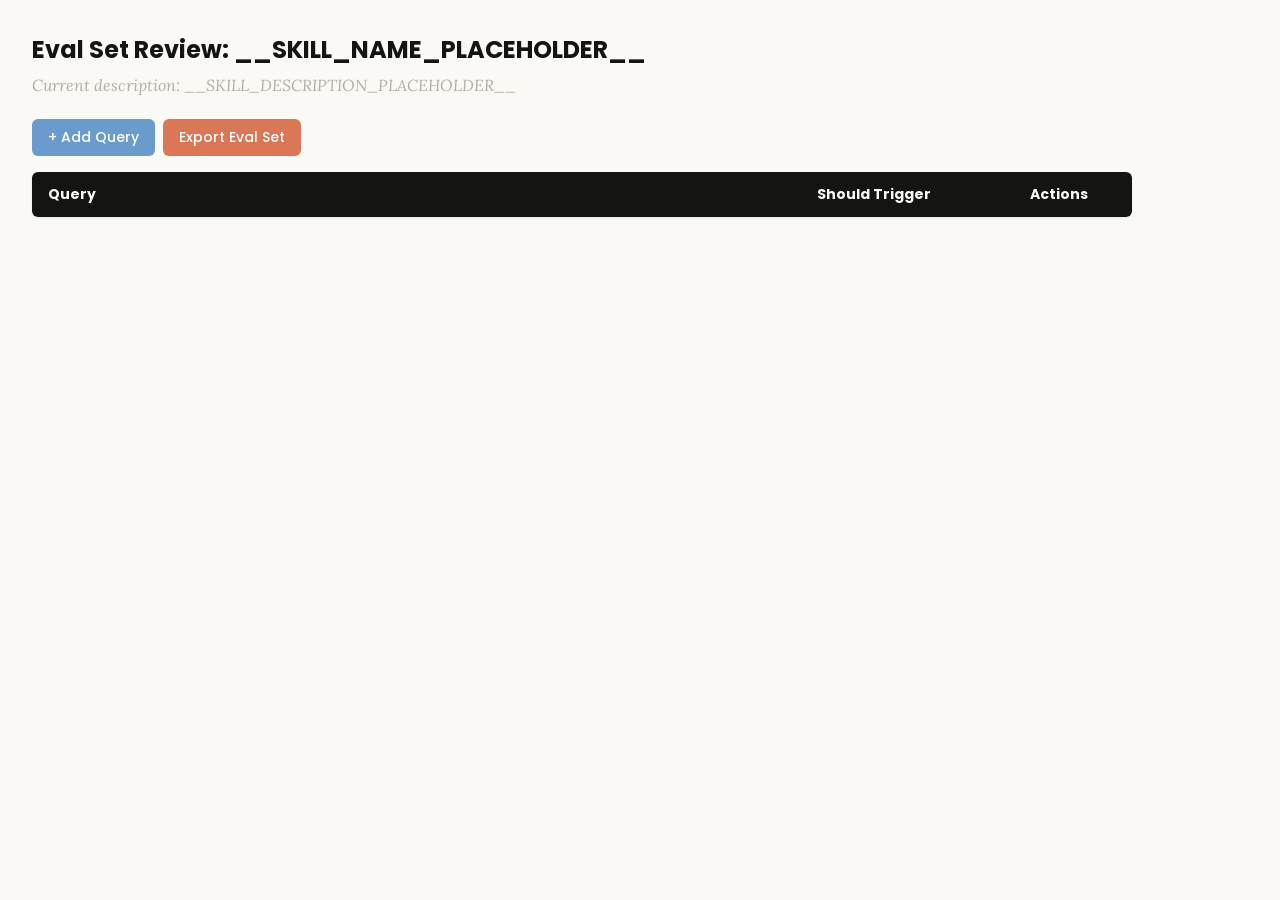
<file: skills/skill-creator/assets/eval_review.html>
<!DOCTYPE html>
<html lang="en">
<head>
  <meta charset="UTF-8">
  <meta name="viewport" content="width=device-width, initial-scale=1.0">
  <title>Eval Set Review - __SKILL_NAME_PLACEHOLDER__</title>
  <link rel="preconnect" href="https://fonts.googleapis.com">
  <link rel="preconnect" href="https://fonts.gstatic.com" crossorigin>
  <link href="https://fonts.googleapis.com/css2?family=Poppins:wght@500;600&family=Lora:wght@400;500&display=swap" rel="stylesheet">
  <style>
    * { box-sizing: border-box; margin: 0; padding: 0; }
    body { font-family: 'Lora', Georgia, serif; background: #faf9f5; padding: 2rem; color: #141413; }
    h1 { font-family: 'Poppins', sans-serif; margin-bottom: 0.5rem; font-size: 1.5rem; }
    .description { color: #b0aea5; margin-bottom: 1.5rem; font-style: italic; max-width: 900px; }
    .controls { margin-bottom: 1rem; display: flex; gap: 0.5rem; }
    .btn { font-family: 'Poppins', sans-serif; padding: 0.5rem 1rem; border: none; border-radius: 6px; cursor: pointer; font-size: 0.875rem; font-weight: 500; }
    .btn-add { background: #6a9bcc; color: white; }
    .btn-add:hover { background: #5889b8; }
    .btn-export { background: #d97757; color: white; }
    .btn-export:hover { background: #c4613f; }
    table { width: 100%; max-width: 1100px; border-collapse: collapse; background: white; border-radius: 6px; overflow: hidden; box-shadow: 0 1px 3px rgba(0,0,0,0.08); }
    th { font-family: 'Poppins', sans-serif; background: #141413; color: #faf9f5; padding: 0.75rem 1rem; text-align: left; font-size: 0.875rem; }
    td { padding: 0.75rem 1rem; border-bottom: 1px solid #e8e6dc; vertical-align: top; }
    tr:nth-child(even) td { background: #faf9f5; }
    tr:hover td { background: #f3f1ea; }
    .section-header td { background: #e8e6dc; font-family: 'Poppins', sans-serif; font-weight: 500; font-size: 0.8rem; color: #141413; text-transform: uppercase; letter-spacing: 0.05em; }
    .query-input { width: 100%; padding: 0.4rem; border: 1px solid #e8e6dc; border-radius: 4px; font-size: 0.875rem; font-family: 'Lora', Georgia, serif; resize: vertical; min-height: 60px; }
    .query-input:focus { outline: none; border-color: #d97757; box-shadow: 0 0 0 2px rgba(217,119,87,0.15); }
    .toggle { position: relative; display: inline-block; width: 44px; height: 24px; }
    .toggle input { opacity: 0; width: 0; height: 0; }
    .toggle .slider { position: absolute; inset: 0; background: #b0aea5; border-radius: 24px; cursor: pointer; transition: 0.2s; }
    .toggle .slider::before { content: ""; position: absolute; width: 18px; height: 18px; left: 3px; bottom: 3px; background: white; border-radius: 50%; transition: 0.2s; }
    .toggle input:checked + .slider { background: #d97757; }
    .toggle input:checked + .slider::before { transform: translateX(20px); }
    .btn-delete { background: #c44; color: white; padding: 0.3rem 0.6rem; border: none; border-radius: 4px; cursor: pointer; font-size: 0.75rem; font-family: 'Poppins', sans-serif; }
    .btn-delete:hover { background: #a33; }
    .summary { margin-top: 1rem; color: #b0aea5; font-size: 0.875rem; }
  </style>
</head>
<body>
  <h1>Eval Set Review: <span id="skill-name">__SKILL_NAME_PLACEHOLDER__</span></h1>
  <p class="description">Current description: <span id="skill-desc">__SKILL_DESCRIPTION_PLACEHOLDER__</span></p>

  <div class="controls">
    <button class="btn btn-add" onclick="addRow()">+ Add Query</button>
    <button class="btn btn-export" onclick="exportEvalSet()">Export Eval Set</button>
  </div>

  <table>
    <thead>
      <tr>
        <th style="width:65%">Query</th>
        <th style="width:18%">Should Trigger</th>
        <th style="width:10%">Actions</th>
      </tr>
    </thead>
    <tbody id="eval-body"></tbody>
  </table>

  <p class="summary" id="summary"></p>

  <script>
    const EVAL_DATA = __EVAL_DATA_PLACEHOLDER__;

    let evalItems = [...EVAL_DATA];

    function render() {
      const tbody = document.getElementById('eval-body');
      tbody.innerHTML = '';

      // Sort: should-trigger first, then should-not-trigger
      const sorted = evalItems
        .map((item, origIdx) => ({ ...item, origIdx }))
        .sort((a, b) => (b.should_trigger ? 1 : 0) - (a.should_trigger ? 1 : 0));

      let lastGroup = null;
      sorted.forEach(item => {
        const group = item.should_trigger ? 'trigger' : 'no-trigger';
        if (group !== lastGroup) {
          const headerRow = document.createElement('tr');
          headerRow.className = 'section-header';
          headerRow.innerHTML = `<td colspan="3">${item.should_trigger ? 'Should Trigger' : 'Should NOT Trigger'}</td>`;
          tbody.appendChild(headerRow);
          lastGroup = group;
        }

        const idx = item.origIdx;
        const tr = document.createElement('tr');
        tr.innerHTML = `
          <td><textarea class="query-input" onchange="updateQuery(${idx}, this.value)">${escapeHtml(item.query)}</textarea></td>
          <td>
            <label class="toggle">
              <input type="checkbox" ${item.should_trigger ? 'checked' : ''} onchange="updateTrigger(${idx}, this.checked)">
              <span class="slider"></span>
            </label>
            <span style="margin-left:8px;font-size:0.8rem;color:#b0aea5">${item.should_trigger ? 'Yes' : 'No'}</span>
          </td>
          <td><button class="btn-delete" onclick="deleteRow(${idx})">Delete</button></td>
        `;
        tbody.appendChild(tr);
      });
      updateSummary();
    }

    function escapeHtml(text) {
      const div = document.createElement('div');
      div.textContent = text;
      return div.innerHTML;
    }

    function updateQuery(idx, value) { evalItems[idx].query = value; updateSummary(); }
    function updateTrigger(idx, value) { evalItems[idx].should_trigger = value; render(); }
    function deleteRow(idx) { evalItems.splice(idx, 1); render(); }

    function addRow() {
      evalItems.push({ query: '', should_trigger: true });
      render();
      const inputs = document.querySelectorAll('.query-input');
      inputs[inputs.length - 1].focus();
    }

    function updateSummary() {
      const trigger = evalItems.filter(i => i.should_trigger).length;
      const noTrigger = evalItems.filter(i => !i.should_trigger).length;
      document.getElementById('summary').textContent =
        `${evalItems.length} queries total: ${trigger} should trigger, ${noTrigger} should not trigger`;
    }

    function exportEvalSet() {
      const valid = evalItems.filter(i => i.query.trim() !== '');
      const data = valid.map(i => ({ query: i.query.trim(), should_trigger: i.should_trigger }));
      const blob = new Blob([JSON.stringify(data, null, 2)], { type: 'application/json' });
      const url = URL.createObjectURL(blob);
      const a = document.createElement('a');
      a.href = url;
      a.download = 'eval_set.json';
      document.body.appendChild(a);
      a.click();
      document.body.removeChild(a);
      URL.revokeObjectURL(url);
    }

    render();
  </script>
</body>
</html>
</file>
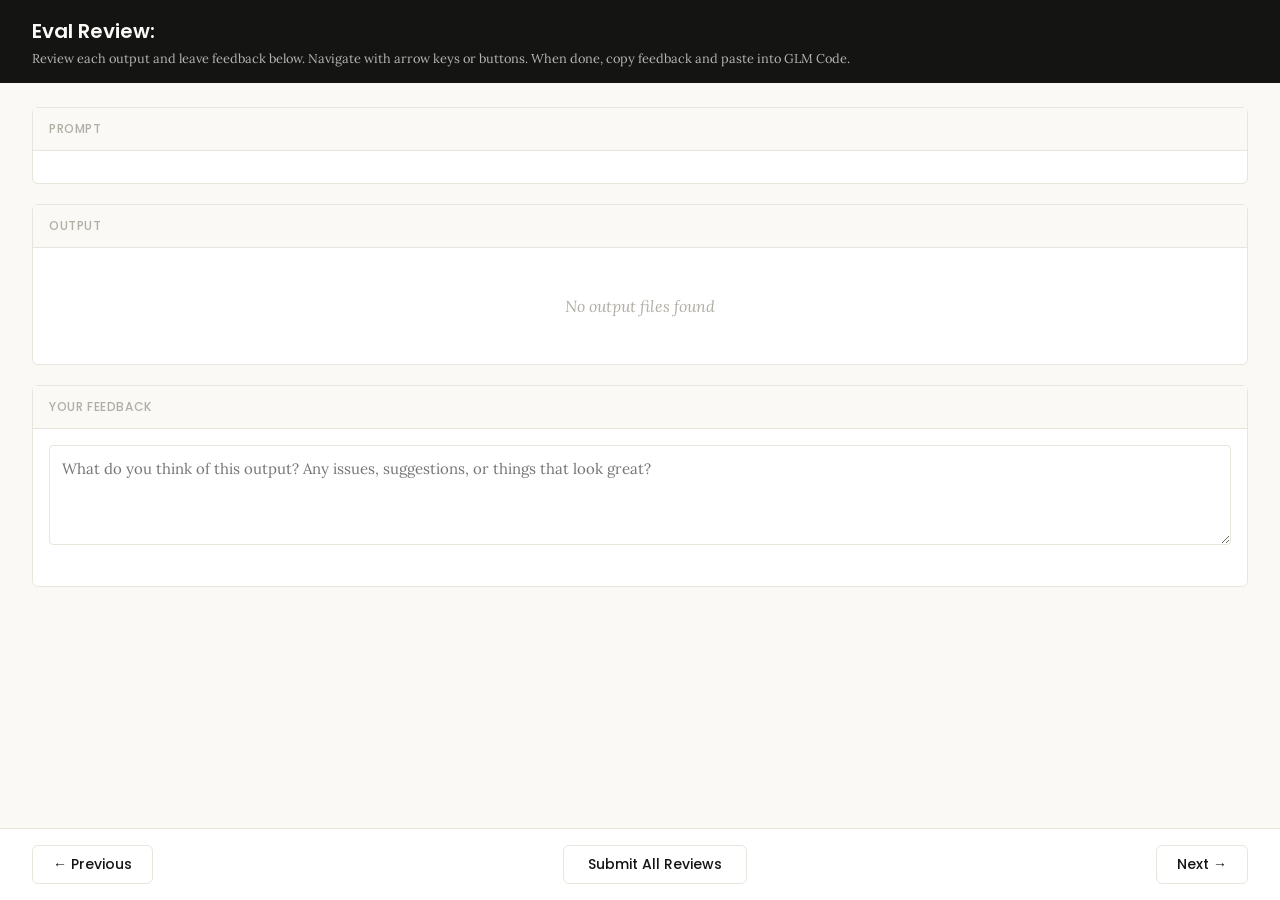
<file: skills/skill-creator/eval-viewer/viewer.html>
<!DOCTYPE html>
<html lang="en">
<head>
  <meta charset="UTF-8">
  <meta name="viewport" content="width=device-width, initial-scale=1.0">
  <title>Eval Review</title>
  <link rel="preconnect" href="https://fonts.googleapis.com">
  <link rel="preconnect" href="https://fonts.gstatic.com" crossorigin>
  <link href="https://fonts.googleapis.com/css2?family=Poppins:wght@500;600&family=Lora:wght@400;500&display=swap" rel="stylesheet">
  <script src="https://cdn.sheetjs.com/xlsx-0.20.3/package/dist/xlsx.full.min.js" integrity="sha384-EnyY0/GSHQGSxSgMwaIPzSESbqoOLSexfnSMN2AP+39Ckmn92stwABZynq1JyzdT" crossorigin="anonymous"></script>
  <style>
    :root {
      --bg: #faf9f5;
      --surface: #ffffff;
      --border: #e8e6dc;
      --text: #141413;
      --text-muted: #b0aea5;
      --accent: #d97757;
      --accent-hover: #c4613f;
      --green: #788c5d;
      --green-bg: #eef2e8;
      --red: #c44;
      --red-bg: #fceaea;
      --header-bg: #141413;
      --header-text: #faf9f5;
      --radius: 6px;
    }

    * { box-sizing: border-box; margin: 0; padding: 0; }

    body {
      font-family: 'Lora', Georgia, serif;
      background: var(--bg);
      color: var(--text);
      height: 100vh;
      display: flex;
      flex-direction: column;
    }

    /* ---- Header ---- */
    .header {
      background: var(--header-bg);
      color: var(--header-text);
      padding: 1rem 2rem;
      display: flex;
      justify-content: space-between;
      align-items: center;
      flex-shrink: 0;
    }
    .header h1 {
      font-family: 'Poppins', sans-serif;
      font-size: 1.25rem;
      font-weight: 600;
    }
    .header .instructions {
      font-size: 0.8rem;
      opacity: 0.7;
      margin-top: 0.25rem;
    }
    .header .progress {
      font-size: 0.875rem;
      opacity: 0.8;
      text-align: right;
    }

    /* ---- Main content ---- */
    .main {
      flex: 1;
      overflow-y: auto;
      padding: 1.5rem 2rem;
      display: flex;
      flex-direction: column;
      gap: 1.25rem;
    }

    /* ---- Sections ---- */
    .section {
      background: var(--surface);
      border: 1px solid var(--border);
      border-radius: var(--radius);
      flex-shrink: 0;
    }
    .section-header {
      font-family: 'Poppins', sans-serif;
      padding: 0.75rem 1rem;
      font-size: 0.75rem;
      font-weight: 500;
      text-transform: uppercase;
      letter-spacing: 0.05em;
      color: var(--text-muted);
      border-bottom: 1px solid var(--border);
      background: var(--bg);
    }
    .section-body {
      padding: 1rem;
    }

    /* ---- Config badge ---- */
    .config-badge {
      display: inline-block;
      padding: 0.2rem 0.625rem;
      border-radius: 9999px;
      font-family: 'Poppins', sans-serif;
      font-size: 0.6875rem;
      font-weight: 600;
      text-transform: uppercase;
      letter-spacing: 0.03em;
      margin-left: 0.75rem;
      vertical-align: middle;
    }
    .config-badge.config-primary {
      background: rgba(33, 150, 243, 0.12);
      color: #1976d2;
    }
    .config-badge.config-baseline {
      background: rgba(255, 193, 7, 0.15);
      color: #f57f17;
    }

    /* ---- Prompt ---- */
    .prompt-text {
      white-space: pre-wrap;
      font-size: 0.9375rem;
      line-height: 1.6;
    }

    /* ---- Outputs ---- */
    .output-file {
      border: 1px solid var(--border);
      border-radius: var(--radius);
      overflow: hidden;
    }
    .output-file + .output-file {
      margin-top: 1rem;
    }
    .output-file-header {
      padding: 0.5rem 0.75rem;
      font-size: 0.8rem;
      font-weight: 600;
      color: var(--text-muted);
      background: var(--bg);
      border-bottom: 1px solid var(--border);
      font-family: 'SF Mono', SFMono-Regular, Consolas, 'Liberation Mono', Menlo, monospace;
      display: flex;
      justify-content: space-between;
      align-items: center;
    }
    .output-file-header .dl-btn {
      font-size: 0.7rem;
      color: var(--accent);
      text-decoration: none;
      cursor: pointer;
      font-family: -apple-system, BlinkMacSystemFont, 'Segoe UI', sans-serif;
      font-weight: 500;
      opacity: 0.8;
    }
    .output-file-header .dl-btn:hover {
      opacity: 1;
      text-decoration: underline;
    }
    .output-file-content {
      padding: 0.75rem;
      overflow-x: auto;
    }
    .output-file-content pre {
      font-size: 0.8125rem;
      line-height: 1.5;
      white-space: pre-wrap;
      word-break: break-word;
      font-family: 'SF Mono', SFMono-Regular, Consolas, 'Liberation Mono', Menlo, monospace;
    }
    .output-file-content img {
      max-width: 100%;
      height: auto;
      border-radius: 4px;
    }
    .output-file-content iframe {
      width: 100%;
      height: 600px;
      border: none;
    }
    .output-file-content table {
      border-collapse: collapse;
      font-size: 0.8125rem;
      width: 100%;
    }
    .output-file-content table td,
    .output-file-content table th {
      border: 1px solid var(--border);
      padding: 0.375rem 0.5rem;
      text-align: left;
    }
    .output-file-content table th {
      background: var(--bg);
      font-weight: 600;
    }
    .output-file-content .download-link {
      display: inline-flex;
      align-items: center;
      gap: 0.5rem;
      padding: 0.5rem 1rem;
      background: var(--bg);
      border: 1px solid var(--border);
      border-radius: 4px;
      color: var(--accent);
      text-decoration: none;
      font-size: 0.875rem;
      cursor: pointer;
    }
    .output-file-content .download-link:hover {
      background: var(--border);
    }
    .empty-state {
      color: var(--text-muted);
      font-style: italic;
      padding: 2rem;
      text-align: center;
    }

    /* ---- Feedback ---- */
    .prev-feedback {
      background: var(--bg);
      border: 1px solid var(--border);
      border-radius: 4px;
      padding: 0.625rem 0.75rem;
      margin-top: 0.75rem;
      font-size: 0.8125rem;
      color: var(--text-muted);
      line-height: 1.5;
    }
    .prev-feedback-label {
      font-size: 0.7rem;
      font-weight: 600;
      text-transform: uppercase;
      letter-spacing: 0.04em;
      margin-bottom: 0.25rem;
      color: var(--text-muted);
    }
    .feedback-textarea {
      width: 100%;
      min-height: 100px;
      padding: 0.75rem;
      border: 1px solid var(--border);
      border-radius: 4px;
      font-family: inherit;
      font-size: 0.9375rem;
      line-height: 1.5;
      resize: vertical;
      color: var(--text);
    }
    .feedback-textarea:focus {
      outline: none;
      border-color: var(--accent);
      box-shadow: 0 0 0 3px rgba(37, 99, 235, 0.1);
    }
    .feedback-status {
      font-size: 0.75rem;
      color: var(--text-muted);
      margin-top: 0.5rem;
      min-height: 1.1em;
    }

    /* ---- Grades (collapsible) ---- */
    .grades-toggle {
      display: flex;
      align-items: center;
      cursor: pointer;
      user-select: none;
    }
    .grades-toggle:hover {
      color: var(--accent);
    }
    .grades-toggle .arrow {
      margin-right: 0.5rem;
      transition: transform 0.15s;
      font-size: 0.75rem;
    }
    .grades-toggle .arrow.open {
      transform: rotate(90deg);
    }
    .grades-content {
      display: none;
      margin-top: 0.75rem;
    }
    .grades-content.open {
      display: block;
    }
    .grades-summary {
      font-size: 0.875rem;
      margin-bottom: 0.75rem;
      display: flex;
      align-items: center;
      gap: 0.5rem;
    }
    .grade-badge {
      display: inline-block;
      padding: 0.125rem 0.5rem;
      border-radius: 9999px;
      font-size: 0.75rem;
      font-weight: 600;
    }
    .grade-pass { background: var(--green-bg); color: var(--green); }
    .grade-fail { background: var(--red-bg); color: var(--red); }
    .assertion-list {
      list-style: none;
    }
    .assertion-item {
      padding: 0.625rem 0;
      border-bottom: 1px solid var(--border);
      font-size: 0.8125rem;
    }
    .assertion-item:last-child { border-bottom: none; }
    .assertion-status {
      font-weight: 600;
      margin-right: 0.5rem;
    }
    .assertion-status.pass { color: var(--green); }
    .assertion-status.fail { color: var(--red); }
    .assertion-evidence {
      color: var(--text-muted);
      font-size: 0.75rem;
      margin-top: 0.25rem;
      padding-left: 1.5rem;
    }

    /* ---- View tabs ---- */
    .view-tabs {
      display: flex;
      gap: 0;
      padding: 0 2rem;
      background: var(--bg);
      border-bottom: 1px solid var(--border);
      flex-shrink: 0;
    }
    .view-tab {
      font-family: 'Poppins', sans-serif;
      padding: 0.625rem 1.25rem;
      font-size: 0.8125rem;
      font-weight: 500;
      cursor: pointer;
      border: none;
      background: none;
      color: var(--text-muted);
      border-bottom: 2px solid transparent;
      transition: all 0.15s;
    }
    .view-tab:hover { color: var(--text); }
    .view-tab.active {
      color: var(--accent);
      border-bottom-color: var(--accent);
    }
    .view-panel { display: none; }
    .view-panel.active { display: flex; flex-direction: column; flex: 1; overflow: hidden; }

    /* ---- Benchmark view ---- */
    .benchmark-view {
      padding: 1.5rem 2rem;
      overflow-y: auto;
      flex: 1;
    }
    .benchmark-table {
      border-collapse: collapse;
      background: var(--surface);
      border: 1px solid var(--border);
      border-radius: var(--radius);
      font-size: 0.8125rem;
      width: 100%;
      margin-bottom: 1.5rem;
    }
    .benchmark-table th, .benchmark-table td {
      padding: 0.625rem 0.75rem;
      text-align: left;
      border: 1px solid var(--border);
    }
    .benchmark-table th {
      font-family: 'Poppins', sans-serif;
      background: var(--header-bg);
      color: var(--header-text);
      font-weight: 500;
      font-size: 0.75rem;
      text-transform: uppercase;
      letter-spacing: 0.04em;
    }
    .benchmark-table tr:hover { background: var(--bg); }
    .benchmark-table tr.benchmark-row-with { background: rgba(33, 150, 243, 0.06); }
    .benchmark-table tr.benchmark-row-without { background: rgba(255, 193, 7, 0.06); }
    .benchmark-table tr.benchmark-row-with:hover { background: rgba(33, 150, 243, 0.12); }
    .benchmark-table tr.benchmark-row-without:hover { background: rgba(255, 193, 7, 0.12); }
    .benchmark-table tr.benchmark-row-avg { font-weight: 600; border-top: 2px solid var(--border); }
    .benchmark-table tr.benchmark-row-avg.benchmark-row-with { background: rgba(33, 150, 243, 0.12); }
    .benchmark-table tr.benchmark-row-avg.benchmark-row-without { background: rgba(255, 193, 7, 0.12); }
    .benchmark-delta-positive { color: var(--green); font-weight: 600; }
    .benchmark-delta-negative { color: var(--red); font-weight: 600; }
    .benchmark-notes {
      background: var(--surface);
      border: 1px solid var(--border);
      border-radius: var(--radius);
      padding: 1rem;
    }
    .benchmark-notes h3 {
      font-family: 'Poppins', sans-serif;
      font-size: 0.875rem;
      margin-bottom: 0.75rem;
    }
    .benchmark-notes ul {
      list-style: disc;
      padding-left: 1.25rem;
    }
    .benchmark-notes li {
      font-size: 0.8125rem;
      line-height: 1.6;
      margin-bottom: 0.375rem;
    }
    .benchmark-empty {
      color: var(--text-muted);
      font-style: italic;
      text-align: center;
      padding: 3rem;
    }

    /* ---- Navigation ---- */
    .nav {
      display: flex;
      justify-content: space-between;
      align-items: center;
      padding: 1rem 2rem;
      border-top: 1px solid var(--border);
      background: var(--surface);
      flex-shrink: 0;
    }
    .nav-btn {
      font-family: 'Poppins', sans-serif;
      padding: 0.5rem 1.25rem;
      border: 1px solid var(--border);
      border-radius: var(--radius);
      background: var(--surface);
      cursor: pointer;
      font-size: 0.875rem;
      font-weight: 500;
      color: var(--text);
      transition: all 0.15s;
    }
    .nav-btn:hover:not(:disabled) {
      background: var(--bg);
      border-color: var(--text-muted);
    }
    .nav-btn:disabled {
      opacity: 0.4;
      cursor: not-allowed;
    }
    .done-btn {
      font-family: 'Poppins', sans-serif;
      padding: 0.5rem 1.5rem;
      border: 1px solid var(--border);
      border-radius: var(--radius);
      background: var(--surface);
      color: var(--text);
      cursor: pointer;
      font-size: 0.875rem;
      font-weight: 500;
      transition: all 0.15s;
    }
    .done-btn:hover {
      background: var(--bg);
      border-color: var(--text-muted);
    }
    .done-btn.ready {
      border: none;
      background: var(--accent);
      color: white;
      font-weight: 600;
    }
    .done-btn.ready:hover {
      background: var(--accent-hover);
    }
    /* ---- Done overlay ---- */
    .done-overlay {
      display: none;
      position: fixed;
      inset: 0;
      background: rgba(0, 0, 0, 0.5);
      z-index: 100;
      justify-content: center;
      align-items: center;
    }
    .done-overlay.visible {
      display: flex;
    }
    .done-card {
      background: var(--surface);
      border-radius: 12px;
      padding: 2rem 3rem;
      text-align: center;
      box-shadow: 0 20px 60px rgba(0, 0, 0, 0.3);
      max-width: 500px;
    }
    .done-card h2 {
      font-size: 1.5rem;
      margin-bottom: 0.5rem;
    }
    .done-card p {
      color: var(--text-muted);
      margin-bottom: 1.5rem;
      line-height: 1.5;
    }
    .done-card .btn-row {
      display: flex;
      gap: 0.5rem;
      justify-content: center;
    }
    .done-card button {
      padding: 0.5rem 1.25rem;
      border: 1px solid var(--border);
      border-radius: var(--radius);
      background: var(--surface);
      cursor: pointer;
      font-size: 0.875rem;
    }
    .done-card button:hover {
      background: var(--bg);
    }
    /* ---- Toast ---- */
    .toast {
      position: fixed;
      bottom: 5rem;
      left: 50%;
      transform: translateX(-50%);
      background: var(--header-bg);
      color: var(--header-text);
      padding: 0.625rem 1.25rem;
      border-radius: var(--radius);
      font-size: 0.875rem;
      opacity: 0;
      transition: opacity 0.3s;
      pointer-events: none;
      z-index: 200;
    }
    .toast.visible {
      opacity: 1;
    }
  </style>
</head>
<body>
  <div id="app" style="height:100vh; display:flex; flex-direction:column;">
    <div class="header">
      <div>
        <h1>Eval Review: <span id="skill-name"></span></h1>
        <div class="instructions">Review each output and leave feedback below. Navigate with arrow keys or buttons. When done, copy feedback and paste into GLM Code.</div>
      </div>
      <div class="progress" id="progress"></div>
    </div>

    <!-- View tabs (only shown when benchmark data exists) -->
    <div class="view-tabs" id="view-tabs" style="display:none;">
      <button class="view-tab active" onclick="switchView('outputs')">Outputs</button>
      <button class="view-tab" onclick="switchView('benchmark')">Benchmark</button>
    </div>

    <!-- Outputs panel (qualitative review) -->
    <div class="view-panel active" id="panel-outputs">
    <div class="main">
      <!-- Prompt -->
      <div class="section">
        <div class="section-header">Prompt <span class="config-badge" id="config-badge" style="display:none;"></span></div>
        <div class="section-body">
          <div class="prompt-text" id="prompt-text"></div>
        </div>
      </div>

      <!-- Outputs -->
      <div class="section">
        <div class="section-header">Output</div>
        <div class="section-body" id="outputs-body">
          <div class="empty-state">No output files found</div>
        </div>
      </div>

      <!-- Previous Output (collapsible) -->
      <div class="section" id="prev-outputs-section" style="display:none;">
        <div class="section-header">
          <div class="grades-toggle" onclick="togglePrevOutputs()">
            <span class="arrow" id="prev-outputs-arrow">&#9654;</span>
            Previous Output
          </div>
        </div>
        <div class="grades-content" id="prev-outputs-content"></div>
      </div>

      <!-- Grades (collapsible) -->
      <div class="section" id="grades-section" style="display:none;">
        <div class="section-header">
          <div class="grades-toggle" onclick="toggleGrades()">
            <span class="arrow" id="grades-arrow">&#9654;</span>
            Formal Grades
          </div>
        </div>
        <div class="grades-content" id="grades-content"></div>
      </div>

      <!-- Feedback -->
      <div class="section">
        <div class="section-header">Your Feedback</div>
        <div class="section-body">
          <textarea
            class="feedback-textarea"
            id="feedback"
            placeholder="What do you think of this output? Any issues, suggestions, or things that look great?"
          ></textarea>
          <div class="feedback-status" id="feedback-status"></div>
          <div class="prev-feedback" id="prev-feedback" style="display:none;">
            <div class="prev-feedback-label">Previous feedback</div>
            <div id="prev-feedback-text"></div>
          </div>
        </div>
      </div>
    </div>

    <div class="nav" id="outputs-nav">
      <button class="nav-btn" id="prev-btn" onclick="navigate(-1)">&#8592; Previous</button>
      <button class="done-btn" id="done-btn" onclick="showDoneDialog()">Submit All Reviews</button>
      <button class="nav-btn" id="next-btn" onclick="navigate(1)">Next &#8594;</button>
    </div>
    </div><!-- end panel-outputs -->

    <!-- Benchmark panel (quantitative stats) -->
    <div class="view-panel" id="panel-benchmark">
      <div class="benchmark-view" id="benchmark-content">
        <div class="benchmark-empty">No benchmark data available. Run a benchmark to see quantitative results here.</div>
      </div>
    </div>
  </div>

  <!-- Done overlay -->
  <div class="done-overlay" id="done-overlay">
    <div class="done-card">
      <h2>Review Complete</h2>
      <p>Your feedback has been saved. Go back to your GLM Code session and tell GLM you're done reviewing.</p>
      <div class="btn-row">
        <button onclick="closeDoneDialog()">OK</button>
      </div>
    </div>
  </div>

  <!-- Toast -->
  <div class="toast" id="toast"></div>

  <script>
    // ---- Embedded data (injected by generate_review.py) ----
    /*__EMBEDDED_DATA__*/

    // ---- State ----
    let feedbackMap = {};  // run_id -> feedback text
    let currentIndex = 0;
    let visitedRuns = new Set();

    // ---- Init ----
    async function init() {
      // Load saved feedback from server — but only if this isn't a fresh
      // iteration (indicated by previous_feedback being present). When
      // previous feedback exists, the feedback.json on disk is stale from
      // the prior iteration and should not pre-fill the textareas.
      const hasPrevious = Object.keys(EMBEDDED_DATA.previous_feedback || {}).length > 0
        || Object.keys(EMBEDDED_DATA.previous_outputs || {}).length > 0;
      if (!hasPrevious) {
        try {
          const resp = await fetch("/api/feedback");
          const data = await resp.json();
          if (data.reviews) {
            for (const r of data.reviews) feedbackMap[r.run_id] = r.feedback;
          }
        } catch { /* first run, no feedback yet */ }
      }

      document.getElementById("skill-name").textContent = EMBEDDED_DATA.skill_name;
      showRun(0);

      // Wire up feedback auto-save
      const textarea = document.getElementById("feedback");
      let saveTimeout = null;
      textarea.addEventListener("input", () => {
        clearTimeout(saveTimeout);
        document.getElementById("feedback-status").textContent = "";
        saveTimeout = setTimeout(() => saveCurrentFeedback(), 800);
      });
    }

    // ---- Navigation ----
    function navigate(delta) {
      const newIndex = currentIndex + delta;
      if (newIndex >= 0 && newIndex < EMBEDDED_DATA.runs.length) {
        saveCurrentFeedback();
        showRun(newIndex);
      }
    }

    function updateNavButtons() {
      document.getElementById("prev-btn").disabled = currentIndex === 0;
      document.getElementById("next-btn").disabled =
        currentIndex === EMBEDDED_DATA.runs.length - 1;
    }

    // ---- Show a run ----
    function showRun(index) {
      currentIndex = index;
      const run = EMBEDDED_DATA.runs[index];

      // Progress
      document.getElementById("progress").textContent =
        `${index + 1} of ${EMBEDDED_DATA.runs.length}`;

      // Prompt
      document.getElementById("prompt-text").textContent = run.prompt;

      // Config badge
      const badge = document.getElementById("config-badge");
      const configMatch = run.id.match(/(with_skill|without_skill|new_skill|old_skill)/);
      if (configMatch) {
        const config = configMatch[1];
        const isBaseline = config === "without_skill" || config === "old_skill";
        badge.textContent = config.replace(/_/g, " ");
        badge.className = "config-badge " + (isBaseline ? "config-baseline" : "config-primary");
        badge.style.display = "inline-block";
      } else {
        badge.style.display = "none";
      }

      // Outputs
      renderOutputs(run);

      // Previous outputs
      renderPrevOutputs(run);

      // Grades
      renderGrades(run);

      // Previous feedback
      const prevFb = (EMBEDDED_DATA.previous_feedback || {})[run.id];
      const prevEl = document.getElementById("prev-feedback");
      if (prevFb) {
        document.getElementById("prev-feedback-text").textContent = prevFb;
        prevEl.style.display = "block";
      } else {
        prevEl.style.display = "none";
      }

      // Feedback
      document.getElementById("feedback").value = feedbackMap[run.id] || "";
      document.getElementById("feedback-status").textContent = "";

      updateNavButtons();

      // Track visited runs and promote done button when all visited
      visitedRuns.add(index);
      const doneBtn = document.getElementById("done-btn");
      if (visitedRuns.size >= EMBEDDED_DATA.runs.length) {
        doneBtn.classList.add("ready");
      }

      // Scroll main content to top
      document.querySelector(".main").scrollTop = 0;
    }

    // ---- Render outputs ----
    function renderOutputs(run) {
      const container = document.getElementById("outputs-body");
      container.innerHTML = "";

      const outputs = run.outputs || [];
      if (outputs.length === 0) {
        container.innerHTML = '<div class="empty-state">No output files</div>';
        return;
      }

      for (const file of outputs) {
        const fileDiv = document.createElement("div");
        fileDiv.className = "output-file";

        // Always show file header with download link
        const header = document.createElement("div");
        header.className = "output-file-header";
        const nameSpan = document.createElement("span");
        nameSpan.textContent = file.name;
        header.appendChild(nameSpan);
        const dlBtn = document.createElement("a");
        dlBtn.className = "dl-btn";
        dlBtn.textContent = "Download";
        dlBtn.download = file.name;
        dlBtn.href = getDownloadUri(file);
        header.appendChild(dlBtn);
        fileDiv.appendChild(header);

        const content = document.createElement("div");
        content.className = "output-file-content";

        if (file.type === "text") {
          const pre = document.createElement("pre");
          pre.textContent = file.content;
          content.appendChild(pre);
        } else if (file.type === "image") {
          const img = document.createElement("img");
          img.src = file.data_uri;
          img.alt = file.name;
          content.appendChild(img);
        } else if (file.type === "pdf") {
          const iframe = document.createElement("iframe");
          iframe.src = file.data_uri;
          content.appendChild(iframe);
        } else if (file.type === "xlsx") {
          renderXlsx(content, file.data_b64);
        } else if (file.type === "binary") {
          const a = document.createElement("a");
          a.className = "download-link";
          a.href = file.data_uri;
          a.download = file.name;
          a.textContent = "Download " + file.name;
          content.appendChild(a);
        } else if (file.type === "error") {
          const pre = document.createElement("pre");
          pre.textContent = file.content;
          pre.style.color = "var(--red)";
          content.appendChild(pre);
        }

        fileDiv.appendChild(content);
        container.appendChild(fileDiv);
      }
    }

    // ---- XLSX rendering via SheetJS ----
    function renderXlsx(container, b64Data) {
      try {
        const raw = Uint8Array.from(atob(b64Data), c => c.charCodeAt(0));
        const wb = XLSX.read(raw, { type: "array" });

        for (let i = 0; i < wb.SheetNames.length; i++) {
          const sheetName = wb.SheetNames[i];
          const ws = wb.Sheets[sheetName];

          if (wb.SheetNames.length > 1) {
            const sheetLabel = document.createElement("div");
            sheetLabel.style.cssText =
              "font-weight:600; font-size:0.8rem; color:#b0aea5; margin-top:0.5rem; margin-bottom:0.25rem;";
            sheetLabel.textContent = "Sheet: " + sheetName;
            container.appendChild(sheetLabel);
          }

          const htmlStr = XLSX.utils.sheet_to_html(ws, { editable: false });
          const wrapper = document.createElement("div");
          wrapper.innerHTML = htmlStr;
          container.appendChild(wrapper);
        }
      } catch (err) {
        container.textContent = "Error rendering spreadsheet: " + err.message;
      }
    }

    // ---- Grades ----
    function renderGrades(run) {
      const section = document.getElementById("grades-section");
      const content = document.getElementById("grades-content");

      if (!run.grading) {
        section.style.display = "none";
        return;
      }

      const grading = run.grading;
      section.style.display = "block";
      // Reset to collapsed
      content.classList.remove("open");
      document.getElementById("grades-arrow").classList.remove("open");

      const summary = grading.summary || {};
      const expectations = grading.expectations || [];

      let html = '<div style="padding: 1rem;">';

      // Summary line
      const passRate = summary.pass_rate != null
        ? Math.round(summary.pass_rate * 100) + "%"
        : "?";
      const badgeClass = summary.pass_rate >= 0.8 ? "grade-pass" : summary.pass_rate >= 0.5 ? "" : "grade-fail";
      html += '<div class="grades-summary">';
      html += '<span class="grade-badge ' + badgeClass + '">' + passRate + '</span>';
      html += '<span>' + (summary.passed || 0) + ' passed, ' + (summary.failed || 0) + ' failed of ' + (summary.total || 0) + '</span>';
      html += '</div>';

      // Assertions list
      html += '<ul class="assertion-list">';
      for (const exp of expectations) {
        const statusClass = exp.passed ? "pass" : "fail";
        const statusIcon = exp.passed ? "\u2713" : "\u2717";
        html += '<li class="assertion-item">';
        html += '<span class="assertion-status ' + statusClass + '">' + statusIcon + '</span>';
        html += '<span>' + escapeHtml(exp.text) + '</span>';
        if (exp.evidence) {
          html += '<div class="assertion-evidence">' + escapeHtml(exp.evidence) + '</div>';
        }
        html += '</li>';
      }
      html += '</ul>';

      html += '</div>';
      content.innerHTML = html;
    }

    function toggleGrades() {
      const content = document.getElementById("grades-content");
      const arrow = document.getElementById("grades-arrow");
      content.classList.toggle("open");
      arrow.classList.toggle("open");
    }

    // ---- Previous outputs (collapsible) ----
    function renderPrevOutputs(run) {
      const section = document.getElementById("prev-outputs-section");
      const content = document.getElementById("prev-outputs-content");
      const prevOutputs = (EMBEDDED_DATA.previous_outputs || {})[run.id];

      if (!prevOutputs || prevOutputs.length === 0) {
        section.style.display = "none";
        return;
      }

      section.style.display = "block";
      // Reset to collapsed
      content.classList.remove("open");
      document.getElementById("prev-outputs-arrow").classList.remove("open");

      // Render the files into the content area
      content.innerHTML = "";
      const wrapper = document.createElement("div");
      wrapper.style.padding = "1rem";

      for (const file of prevOutputs) {
        const fileDiv = document.createElement("div");
        fileDiv.className = "output-file";

        const header = document.createElement("div");
        header.className = "output-file-header";
        const nameSpan = document.createElement("span");
        nameSpan.textContent = file.name;
        header.appendChild(nameSpan);
        const dlBtn = document.createElement("a");
        dlBtn.className = "dl-btn";
        dlBtn.textContent = "Download";
        dlBtn.download = file.name;
        dlBtn.href = getDownloadUri(file);
        header.appendChild(dlBtn);
        fileDiv.appendChild(header);

        const fc = document.createElement("div");
        fc.className = "output-file-content";

        if (file.type === "text") {
          const pre = document.createElement("pre");
          pre.textContent = file.content;
          fc.appendChild(pre);
        } else if (file.type === "image") {
          const img = document.createElement("img");
          img.src = file.data_uri;
          img.alt = file.name;
          fc.appendChild(img);
        } else if (file.type === "pdf") {
          const iframe = document.createElement("iframe");
          iframe.src = file.data_uri;
          fc.appendChild(iframe);
        } else if (file.type === "xlsx") {
          renderXlsx(fc, file.data_b64);
        } else if (file.type === "binary") {
          const a = document.createElement("a");
          a.className = "download-link";
          a.href = file.data_uri;
          a.download = file.name;
          a.textContent = "Download " + file.name;
          fc.appendChild(a);
        }

        fileDiv.appendChild(fc);
        wrapper.appendChild(fileDiv);
      }

      content.appendChild(wrapper);
    }

    function togglePrevOutputs() {
      const content = document.getElementById("prev-outputs-content");
      const arrow = document.getElementById("prev-outputs-arrow");
      content.classList.toggle("open");
      arrow.classList.toggle("open");
    }

    // ---- Feedback (saved to server -> feedback.json) ----
    function saveCurrentFeedback() {
      const run = EMBEDDED_DATA.runs[currentIndex];
      const text = document.getElementById("feedback").value;

      if (text.trim() === "") {
        delete feedbackMap[run.id];
      } else {
        feedbackMap[run.id] = text;
      }

      // Build reviews array from map
      const reviews = [];
      for (const [run_id, feedback] of Object.entries(feedbackMap)) {
        if (feedback.trim()) {
          reviews.push({ run_id, feedback, timestamp: new Date().toISOString() });
        }
      }

      fetch("/api/feedback", {
        method: "POST",
        headers: { "Content-Type": "application/json" },
        body: JSON.stringify({ reviews, status: "in_progress" }),
      }).then(() => {
        document.getElementById("feedback-status").textContent = "Saved";
      }).catch(() => {
        // Static mode or server unavailable — no-op on auto-save,
        // feedback will be downloaded on final submit
        document.getElementById("feedback-status").textContent = "Will download on submit";
      });
    }

    // ---- Done ----
    function showDoneDialog() {
      // Save current textarea to feedbackMap (but don't POST yet)
      const run = EMBEDDED_DATA.runs[currentIndex];
      const text = document.getElementById("feedback").value;
      if (text.trim() === "") {
        delete feedbackMap[run.id];
      } else {
        feedbackMap[run.id] = text;
      }

      // POST once with status: complete — include ALL runs so the model
      // can distinguish "no feedback" (looks good) from "not reviewed"
      const reviews = [];
      const ts = new Date().toISOString();
      for (const r of EMBEDDED_DATA.runs) {
        reviews.push({ run_id: r.id, feedback: feedbackMap[r.id] || "", timestamp: ts });
      }
      const payload = JSON.stringify({ reviews, status: "complete" }, null, 2);
      fetch("/api/feedback", {
        method: "POST",
        headers: { "Content-Type": "application/json" },
        body: payload,
      }).then(() => {
        document.getElementById("done-overlay").classList.add("visible");
      }).catch(() => {
        // Server not available (static mode) — download as file
        const blob = new Blob([payload], { type: "application/json" });
        const url = URL.createObjectURL(blob);
        const a = document.createElement("a");
        a.href = url;
        a.download = "feedback.json";
        a.click();
        URL.revokeObjectURL(url);
        document.getElementById("done-overlay").classList.add("visible");
      });
    }

    function closeDoneDialog() {
      // Reset status back to in_progress
      saveCurrentFeedback();
      document.getElementById("done-overlay").classList.remove("visible");
    }

    // ---- Toast ----
    function showToast(message) {
      const toast = document.getElementById("toast");
      toast.textContent = message;
      toast.classList.add("visible");
      setTimeout(() => toast.classList.remove("visible"), 2000);
    }

    // ---- Keyboard nav ----
    document.addEventListener("keydown", (e) => {
      // Don't capture when typing in textarea
      if (e.target.tagName === "TEXTAREA") return;

      if (e.key === "ArrowLeft" || e.key === "ArrowUp") {
        e.preventDefault();
        navigate(-1);
      } else if (e.key === "ArrowRight" || e.key === "ArrowDown") {
        e.preventDefault();
        navigate(1);
      }
    });

    // ---- Util ----
    function getDownloadUri(file) {
      if (file.data_uri) return file.data_uri;
      if (file.data_b64) return "data:application/octet-stream;base64," + file.data_b64;
      if (file.type === "text") return "data:text/plain;charset=utf-8," + encodeURIComponent(file.content);
      return "#";
    }

    function escapeHtml(text) {
      const div = document.createElement("div");
      div.textContent = text;
      return div.innerHTML;
    }

    // ---- View switching ----
    function switchView(view) {
      document.querySelectorAll(".view-tab").forEach(t => t.classList.remove("active"));
      document.querySelectorAll(".view-panel").forEach(p => p.classList.remove("active"));
      document.querySelector(`[onclick="switchView('${view}')"]`).classList.add("active");
      document.getElementById("panel-" + view).classList.add("active");
    }

    // ---- Benchmark rendering ----
    function renderBenchmark() {
      const data = EMBEDDED_DATA.benchmark;
      if (!data) return;

      // Show the tabs
      document.getElementById("view-tabs").style.display = "flex";

      const container = document.getElementById("benchmark-content");
      const summary = data.run_summary || {};
      const metadata = data.metadata || {};
      const notes = data.notes || [];

      let html = "";

      // Header
      html += "<h2 style='font-family: Poppins, sans-serif; margin-bottom: 0.5rem;'>Benchmark Results</h2>";
      html += "<p style='color: var(--text-muted); font-size: 0.875rem; margin-bottom: 1.25rem;'>";
      if (metadata.skill_name) html += "<strong>" + escapeHtml(metadata.skill_name) + "</strong> &mdash; ";
      if (metadata.timestamp) html += metadata.timestamp + " &mdash; ";
      if (metadata.evals_run) html += "Evals: " + metadata.evals_run.join(", ") + " &mdash; ";
      html += (metadata.runs_per_configuration || "?") + " runs per configuration";
      html += "</p>";

      // Summary table
      html += '<table class="benchmark-table">';

      function fmtStat(stat, pct) {
        if (!stat) return "—";
        const suffix = pct ? "%" : "";
        const m = pct ? (stat.mean * 100).toFixed(0) : stat.mean.toFixed(1);
        const s = pct ? (stat.stddev * 100).toFixed(0) : stat.stddev.toFixed(1);
        return m + suffix + " ± " + s + suffix;
      }

      function deltaClass(val) {
        if (!val) return "";
        const n = parseFloat(val);
        if (n > 0) return "benchmark-delta-positive";
        if (n < 0) return "benchmark-delta-negative";
        return "";
      }

      // Discover config names dynamically (everything except "delta")
      const configs = Object.keys(summary).filter(k => k !== "delta");
      const configA = configs[0] || "config_a";
      const configB = configs[1] || "config_b";
      const labelA = configA.replace(/_/g, " ").replace(/\b\w/g, c => c.toUpperCase());
      const labelB = configB.replace(/_/g, " ").replace(/\b\w/g, c => c.toUpperCase());
      const a = summary[configA] || {};
      const b = summary[configB] || {};
      const delta = summary.delta || {};

      html += "<thead><tr><th>Metric</th><th>" + escapeHtml(labelA) + "</th><th>" + escapeHtml(labelB) + "</th><th>Delta</th></tr></thead>";
      html += "<tbody>";

      html += "<tr><td><strong>Pass Rate</strong></td>";
      html += "<td>" + fmtStat(a.pass_rate, true) + "</td>";
      html += "<td>" + fmtStat(b.pass_rate, true) + "</td>";
      html += '<td class="' + deltaClass(delta.pass_rate) + '">' + (delta.pass_rate || "—") + "</td></tr>";

      // Time (only show row if data exists)
      if (a.time_seconds || b.time_seconds) {
        html += "<tr><td><strong>Time (s)</strong></td>";
        html += "<td>" + fmtStat(a.time_seconds, false) + "</td>";
        html += "<td>" + fmtStat(b.time_seconds, false) + "</td>";
        html += '<td class="' + deltaClass(delta.time_seconds) + '">' + (delta.time_seconds ? delta.time_seconds + "s" : "—") + "</td></tr>";
      }

      // Tokens (only show row if data exists)
      if (a.tokens || b.tokens) {
        html += "<tr><td><strong>Tokens</strong></td>";
        html += "<td>" + fmtStat(a.tokens, false) + "</td>";
        html += "<td>" + fmtStat(b.tokens, false) + "</td>";
        html += '<td class="' + deltaClass(delta.tokens) + '">' + (delta.tokens || "—") + "</td></tr>";
      }

      html += "</tbody></table>";

      // Per-eval breakdown (if runs data available)
      const runs = data.runs || [];
      if (runs.length > 0) {
        const evalIds = [...new Set(runs.map(r => r.eval_id))].sort((a, b) => a - b);

        html += "<h3 style='font-family: Poppins, sans-serif; margin-bottom: 0.75rem;'>Per-Eval Breakdown</h3>";

        const hasTime = runs.some(r => r.result && r.result.time_seconds != null);
        const hasErrors = runs.some(r => r.result && r.result.errors > 0);

        for (const evalId of evalIds) {
          const evalRuns = runs.filter(r => r.eval_id === evalId);
          const evalName = evalRuns[0] && evalRuns[0].eval_name ? evalRuns[0].eval_name : "Eval " + evalId;

          html += "<h4 style='font-family: Poppins, sans-serif; margin: 1rem 0 0.5rem; color: var(--text);'>" + escapeHtml(evalName) + "</h4>";
          html += '<table class="benchmark-table">';
          html += "<thead><tr><th>Config</th><th>Run</th><th>Pass Rate</th>";
          if (hasTime) html += "<th>Time (s)</th>";
          if (hasErrors) html += "<th>Crashes During Execution</th>";
          html += "</tr></thead>";
          html += "<tbody>";

          // Group by config and render with average rows
          const configGroups = [...new Set(evalRuns.map(r => r.configuration))];
          for (let ci = 0; ci < configGroups.length; ci++) {
            const config = configGroups[ci];
            const configRuns = evalRuns.filter(r => r.configuration === config);
            if (configRuns.length === 0) continue;

            const rowClass = ci === 0 ? "benchmark-row-with" : "benchmark-row-without";
            const configLabel = config.replace(/_/g, " ").replace(/\b\w/g, c => c.toUpperCase());

            for (const run of configRuns) {
              const r = run.result || {};
              const prClass = r.pass_rate >= 0.8 ? "benchmark-delta-positive" : r.pass_rate < 0.5 ? "benchmark-delta-negative" : "";
              html += '<tr class="' + rowClass + '">';
              html += "<td>" + configLabel + "</td>";
              html += "<td>" + run.run_number + "</td>";
              html += '<td class="' + prClass + '">' + ((r.pass_rate || 0) * 100).toFixed(0) + "% (" + (r.passed || 0) + "/" + (r.total || 0) + ")</td>";
              if (hasTime) html += "<td>" + (r.time_seconds != null ? r.time_seconds.toFixed(1) : "—") + "</td>";
              if (hasErrors) html += "<td>" + (r.errors || 0) + "</td>";
              html += "</tr>";
            }

            // Average row
            const rates = configRuns.map(r => (r.result || {}).pass_rate || 0);
            const avgRate = rates.reduce((a, b) => a + b, 0) / rates.length;
            const avgPrClass = avgRate >= 0.8 ? "benchmark-delta-positive" : avgRate < 0.5 ? "benchmark-delta-negative" : "";
            html += '<tr class="benchmark-row-avg ' + rowClass + '">';
            html += "<td>" + configLabel + "</td>";
            html += "<td>Avg</td>";
            html += '<td class="' + avgPrClass + '">' + (avgRate * 100).toFixed(0) + "%</td>";
            if (hasTime) {
              const times = configRuns.map(r => (r.result || {}).time_seconds).filter(t => t != null);
              html += "<td>" + (times.length ? (times.reduce((a, b) => a + b, 0) / times.length).toFixed(1) : "—") + "</td>";
            }
            if (hasErrors) html += "<td></td>";
            html += "</tr>";
          }
          html += "</tbody></table>";

          // Per-assertion detail for this eval
          const runsWithExpectations = {};
          for (const config of configGroups) {
            runsWithExpectations[config] = evalRuns.filter(r => r.configuration === config && r.expectations && r.expectations.length > 0);
          }
          const hasAnyExpectations = Object.values(runsWithExpectations).some(runs => runs.length > 0);
          if (hasAnyExpectations) {
            // Collect all unique assertion texts across all configs
            const allAssertions = [];
            const seen = new Set();
            for (const config of configGroups) {
              for (const run of runsWithExpectations[config]) {
                for (const exp of (run.expectations || [])) {
                  if (!seen.has(exp.text)) {
                    seen.add(exp.text);
                    allAssertions.push(exp.text);
                  }
                }
              }
            }

            html += '<table class="benchmark-table" style="margin-top: 0.5rem;">';
            html += "<thead><tr><th>Assertion</th>";
            for (const config of configGroups) {
              const label = config.replace(/_/g, " ").replace(/\b\w/g, c => c.toUpperCase());
              html += "<th>" + escapeHtml(label) + "</th>";
            }
            html += "</tr></thead><tbody>";

            for (const assertionText of allAssertions) {
              html += "<tr><td>" + escapeHtml(assertionText) + "</td>";

              for (const config of configGroups) {
                html += "<td>";
                for (const run of runsWithExpectations[config]) {
                  const exp = (run.expectations || []).find(e => e.text === assertionText);
                  if (exp) {
                    const cls = exp.passed ? "benchmark-delta-positive" : "benchmark-delta-negative";
                    const icon = exp.passed ? "\u2713" : "\u2717";
                    html += '<span class="' + cls + '" title="Run ' + run.run_number + ': ' + escapeHtml(exp.evidence || "") + '">' + icon + "</span> ";
                  } else {
                    html += "— ";
                  }
                }
                html += "</td>";
              }
              html += "</tr>";
            }
            html += "</tbody></table>";
          }
        }
      }

      // Notes
      if (notes.length > 0) {
        html += '<div class="benchmark-notes">';
        html += "<h3>Analysis Notes</h3>";
        html += "<ul>";
        for (const note of notes) {
          html += "<li>" + escapeHtml(note) + "</li>";
        }
        html += "</ul></div>";
      }

      container.innerHTML = html;
    }

    // ---- Start ----
    init();
    renderBenchmark();
  </script>
</body>
</html>
</file>
